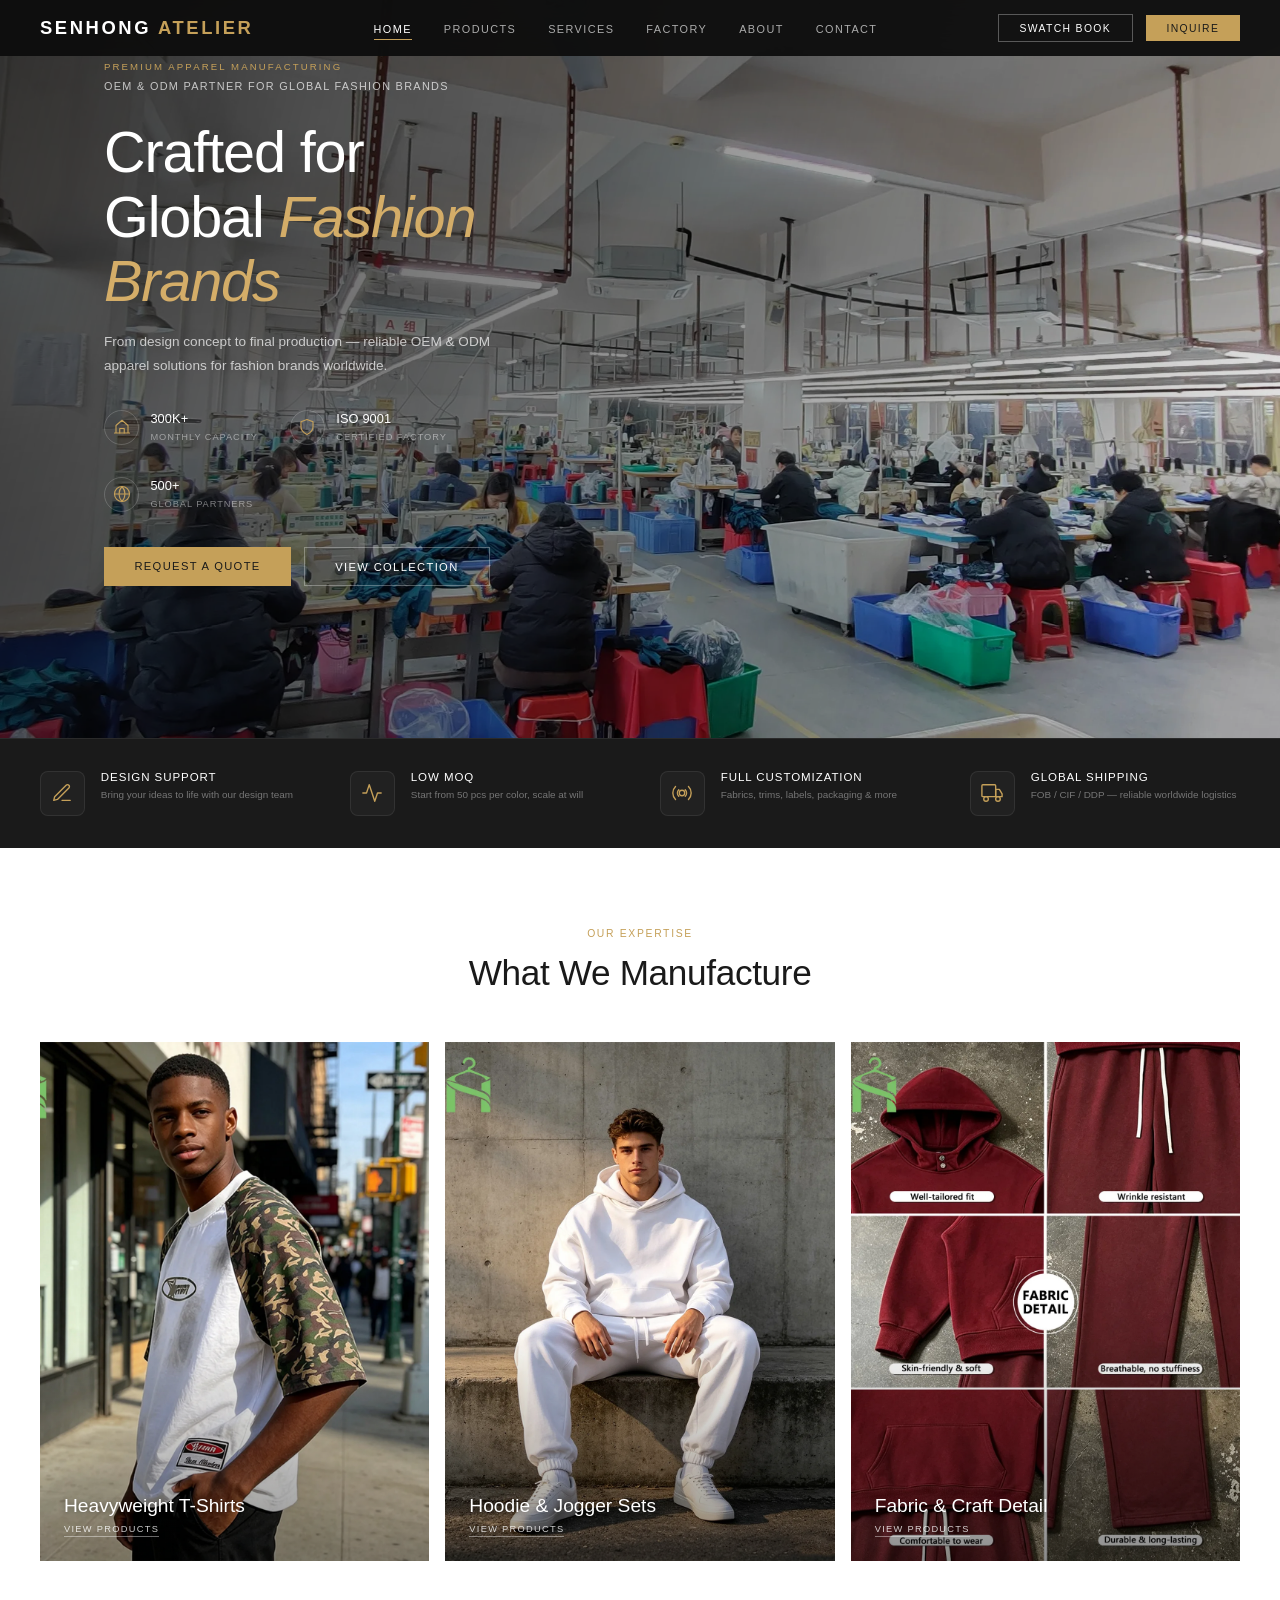
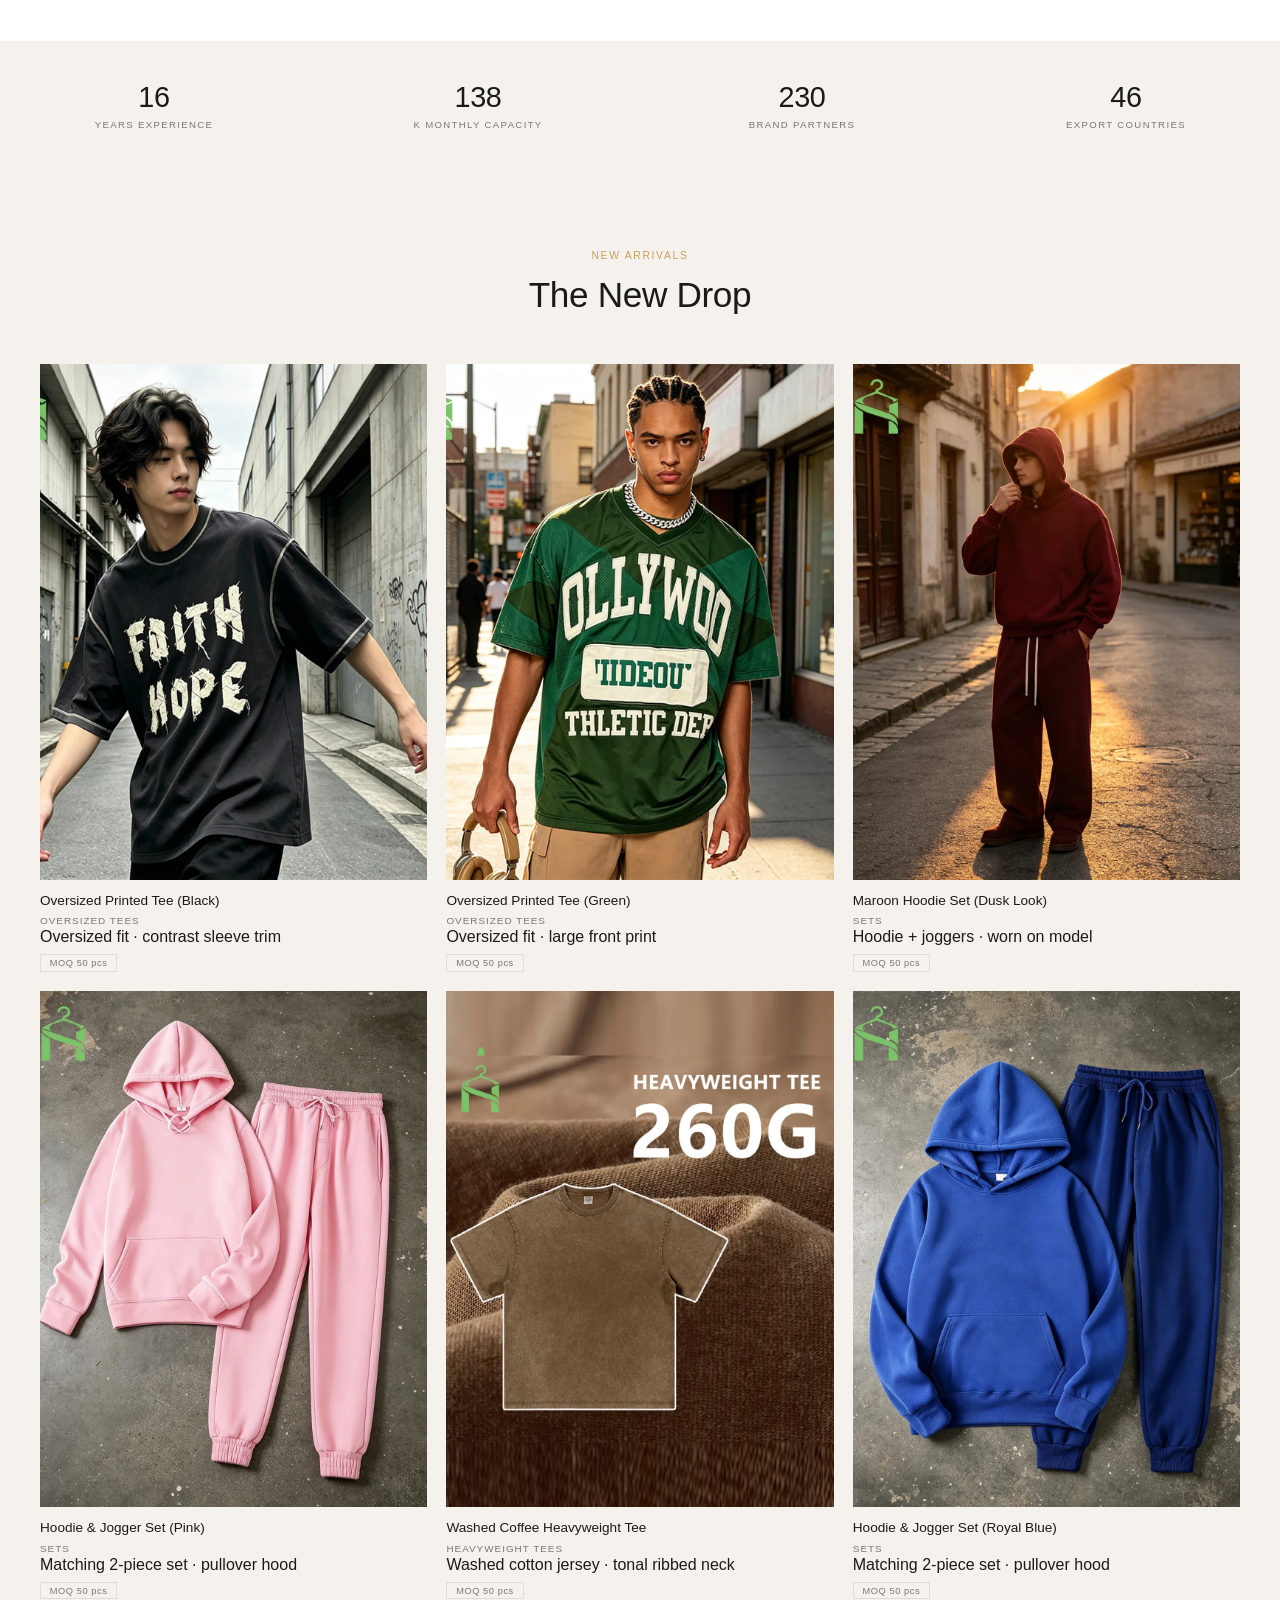
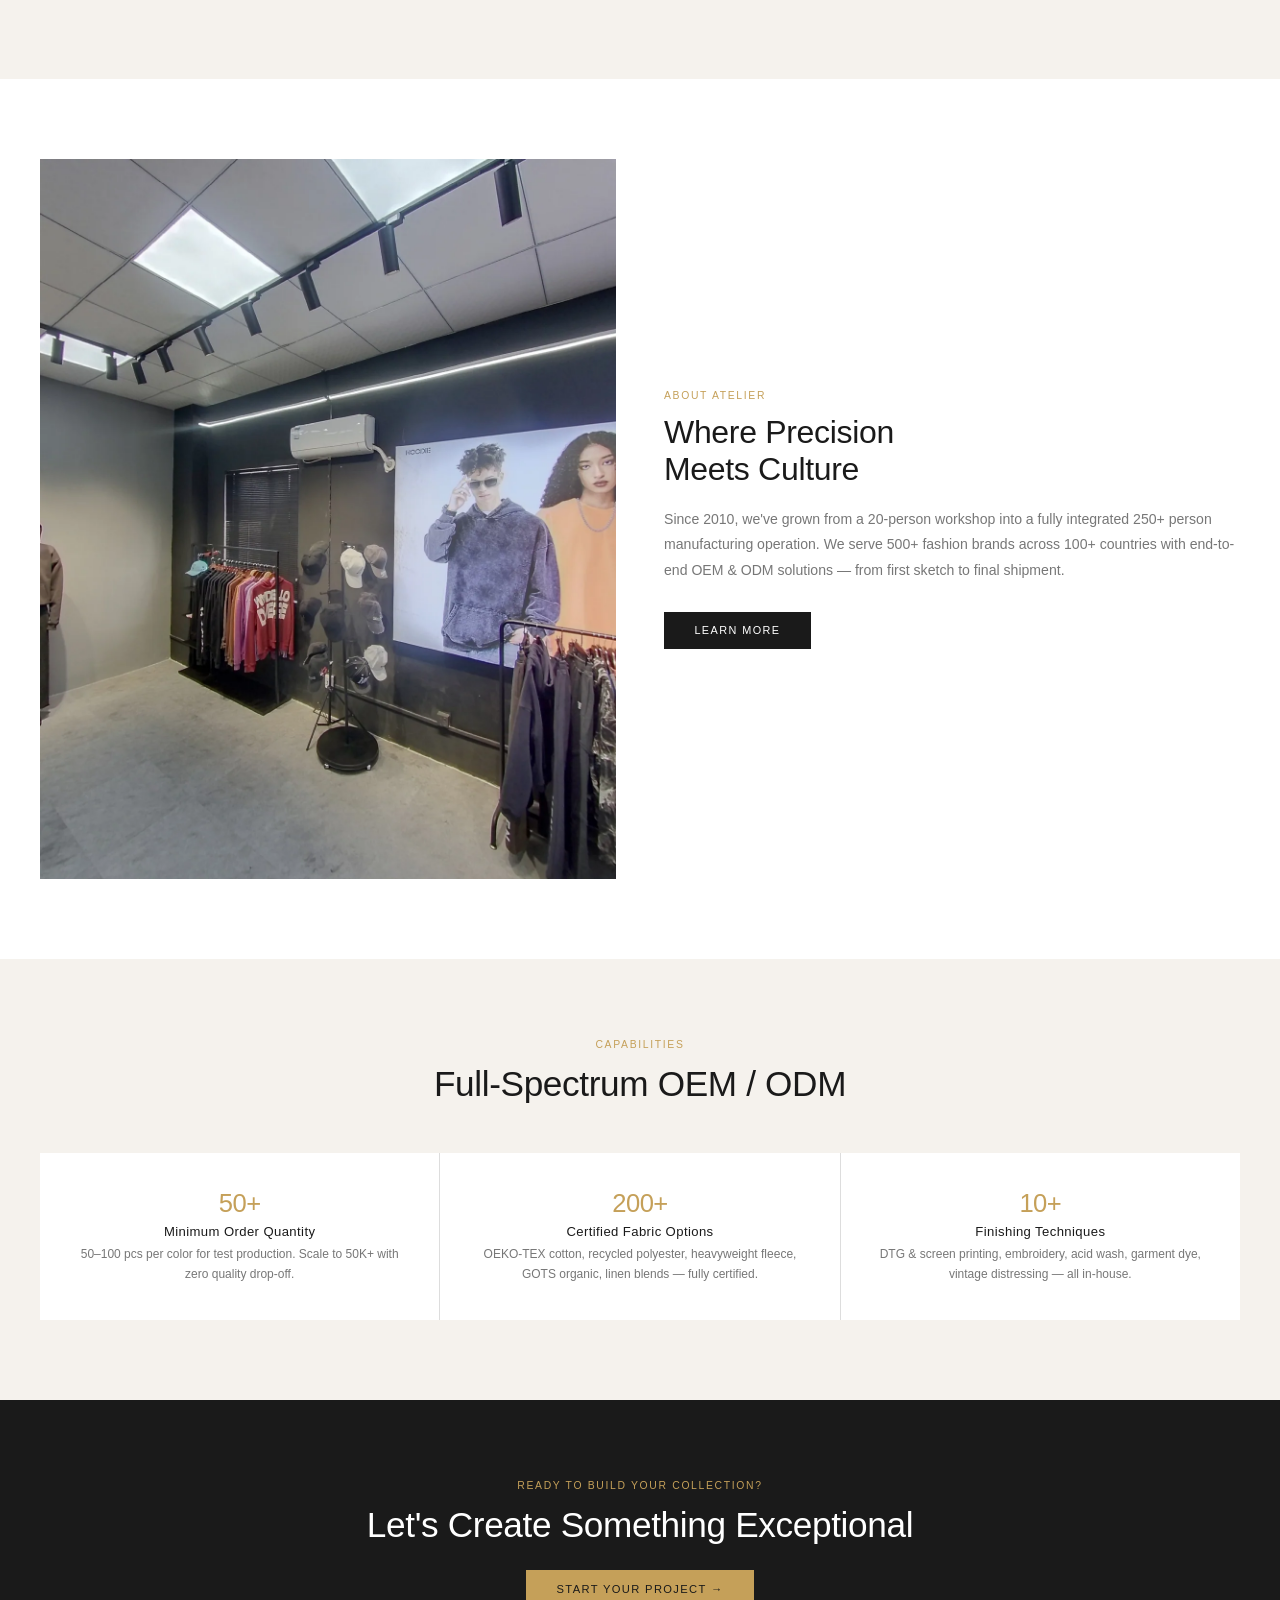
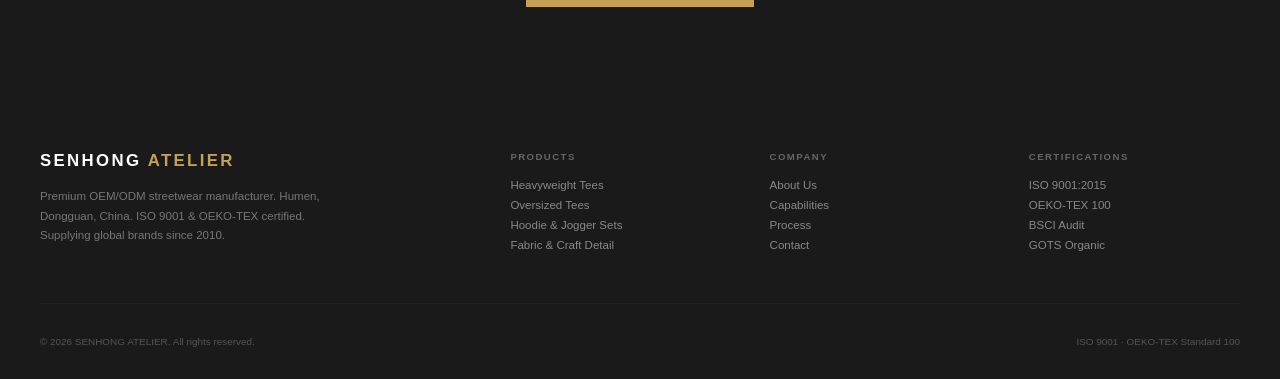
<file: index.html>
<!DOCTYPE html>
<html lang="en">
<head>
<meta charset="UTF-8"><meta name="viewport" content="width=device-width,initial-scale=1.0">
<title>SENHONG ATELIER | Custom Heavyweight T-Shirt &amp; Hoodie Manufacturer</title>
<link rel="stylesheet" href="css/style.css">
<link rel="icon" href="favicon.ico" sizes="any">
<link rel="icon" type="image/png" href="images/favicon-32.png">
<link rel="apple-touch-icon" href="images/apple-touch-icon.png">
<meta name="description" content="Custom heavyweight T-shirt and hoodie manufacturer in Humen, Dongguan, China. 50 pcs MOQ, 240-320 GSM tees, 380-500 GSM fleece sets, print, embroidery and wash programmes in-house.">
<link rel="canonical" href="https://senhongatelier.com/">
<meta property="og:type" content="website">
<meta property="og:site_name" content="SENHONG ATELIER">
<meta property="og:title" content="SENHONG ATELIER | Custom Heavyweight T-Shirt &amp; Hoodie Manufacturer">
<meta property="og:description" content="Custom heavyweight T-shirt and hoodie manufacturer in Humen, Dongguan, China. 50 pcs MOQ, 240-320 GSM tees, 380-500 GSM fleece sets, print, embroidery and wash programmes in-house.">
<meta property="og:image" content="https://senhongatelier.com/images/og-share.webp">
<meta property="og:url" content="https://senhongatelier.com/">
<meta name="twitter:card" content="summary_large_image">
</head>
<body>

<nav class="nav">
  <a href="index.html" class="logo">SENHONG<span> ATELIER</span></a>
  <ul class="nav-menu">
    <li><a href="index.html" class="active">Home</a></li>
    <li><a href="products.html">Products</a></li>
    <li><a href="services.html">Services</a></li>
    <li><a href="factory.html">Factory</a></li>
    <li><a href="about.html">About</a></li>
    <li><a href="contact.html">Contact</a></li>
  </ul>
  <div class="nav-right">
    <a href="contact.html" class="btn-sm ghost">Swatch Book</a>
    <a href="contact.html" class="btn-sm solid">Inquire</a>
  </div>
  <button class="hamburger" id="hbg">&#9776;</button>
</nav>
<div class="mobile-overlay" id="mob">
  <button class="mobile-close" id="mobClose">&#10005;</button>
  <a href="index.html">Home</a><a href="products.html">Products</a><a href="about.html">About</a><a href="contact.html">Contact</a>
</div>

<!-- ===== HERO ===== -->
<section class="hero">
  <div class="hero-bg" style="background-image:url(images/site-hero.webp)"></div>
  <div class="hero-overlay"></div>
  <div class="hero-content">
    <span class="hero-badge">PREMIUM APPAREL MANUFACTURING</span>
    <span class="hero-badge2">OEM &amp; ODM PARTNER FOR GLOBAL FASHION BRANDS</span>
    <h1 class="hero-h1">Crafted for<br>Global <em>Fashion Brands</em></h1>
    <p class="hero-desc">From design concept to final production — reliable OEM &amp; ODM apparel solutions for fashion brands worldwide.</p>
    <div class="hero-stats">
      <div class="hero-stat">
        <div class="stat-icon">
          <svg width="18" height="18" viewBox="0 0 24 24" fill="none" stroke="currentColor" stroke-width="1.5" stroke-linecap="round" stroke-linejoin="round"><path d="M2 20h20M4 20V10l8-7 8 7v10"/><path d="M9 20v-6h6v6"/></svg>
        </div>
        <div><strong>300K+</strong><span>Monthly Capacity</span></div>
      </div>
      <div class="hero-stat">
        <div class="stat-icon">
          <svg width="18" height="18" viewBox="0 0 24 24" fill="none" stroke="currentColor" stroke-width="1.5" stroke-linecap="round" stroke-linejoin="round"><path d="M12 22s8-4 8-10V5l-8-3-8 3v7c0 6 8 10 8 10z"/></svg>
        </div>
        <div><strong>ISO 9001</strong><span>Certified Factory</span></div>
      </div>
      <div class="hero-stat">
        <div class="stat-icon">
          <svg width="18" height="18" viewBox="0 0 24 24" fill="none" stroke="currentColor" stroke-width="1.5" stroke-linecap="round" stroke-linejoin="round"><circle cx="12" cy="12" r="10"/><path d="M2 12h20M12 2a15.3 15.3 0 0 1 4 10 15.3 15.3 0 0 1-4 10 15.3 15.3 0 0 1-4-10 15.3 15.3 0 0 1 4-10z"/></svg>
        </div>
        <div><strong>500+</strong><span>Global Partners</span></div>
      </div>
    </div>
    <div class="hero-btns">
      <a href="contact.html" class="btn-gold">Request a Quote</a>
      <a href="products.html" class="btn-outline-gold">View Collection</a>
    </div>
  </div>
</section>

<!-- ===== SERVICE BAR ===== -->
<div class="svc-bar">
  <div class="svc-grid">
    <div class="svc-item">
      <div class="svc-icon">
        <svg width="22" height="22" viewBox="0 0 24 24" fill="none" stroke="currentColor" stroke-width="1.5" stroke-linecap="round" stroke-linejoin="round"><path d="M12 20h9"/><path d="M16.5 3.5a2.121 2.121 0 0 1 3 3L7 19l-4 1 1-4L16.5 3.5z"/></svg>
      </div>
      <div><h4>Design Support</h4><p>Bring your ideas to life with our design team</p></div>
    </div>
    <div class="svc-item">
      <div class="svc-icon">
        <svg width="22" height="22" viewBox="0 0 24 24" fill="none" stroke="currentColor" stroke-width="1.5" stroke-linecap="round" stroke-linejoin="round"><polyline points="22 12 18 12 15 21 9 3 6 12 2 12"/></svg>
      </div>
      <div><h4>Low MOQ</h4><p>Start from 50 pcs per color, scale at will</p></div>
    </div>
    <div class="svc-item">
      <div class="svc-icon">
        <svg width="22" height="22" viewBox="0 0 24 24" fill="none" stroke="currentColor" stroke-width="1.5" stroke-linecap="round" stroke-linejoin="round"><circle cx="12" cy="12" r="3"/><path d="M19.07 4.93a10 10 0 0 1 0 14.14M4.93 4.93a10 10 0 0 0 0 14.14"/><path d="M15.54 8.46a5 5 0 0 1 0 7.07M8.46 8.46a5 5 0 0 0 0 7.07"/></svg>
      </div>
      <div><h4>Full Customization</h4><p>Fabrics, trims, labels, packaging &amp; more</p></div>
    </div>
    <div class="svc-item">
      <div class="svc-icon">
        <svg width="22" height="22" viewBox="0 0 24 24" fill="none" stroke="currentColor" stroke-width="1.5" stroke-linecap="round" stroke-linejoin="round"><rect x="1" y="3" width="15" height="13" rx="1"/><path d="M16 8h4l3 5v3h-7V8z"/><circle cx="5.5" cy="18.5" r="2.5"/><circle cx="18.5" cy="18.5" r="2.5"/></svg>
      </div>
      <div><h4>Global Shipping</h4><p>FOB / CIF / DDP — reliable worldwide logistics</p></div>
    </div>
  </div>
</div>

<!-- ===== CATEGORIES ===== -->
<section>
  <div class="container">
    <div class="sec-head rv"><span class="eyebrow">Our Expertise</span><h2 class="sec-title">What We Manufacture</h2></div>
    <div class="cat-grid2">
      <a href="products.html" class="cat-card rv d1">
        <img src="images/cat-tees.webp" alt="Heavyweight T-shirts" loading="lazy">
        <div class="cat-overlay"></div>
        <div class="cat-label"><h3>Heavyweight T-Shirts</h3><span>View Products</span></div>
      </a>
      <a href="products.html" class="cat-card rv d2">
        <img src="images/cat-hoodies.webp" alt="Hoodie and jogger sets" loading="lazy">
        <div class="cat-overlay"></div>
        <div class="cat-label"><h3>Hoodie &amp; Jogger Sets</h3><span>View Products</span></div>
      </a>
      <a href="products.html" class="cat-card rv d3">
        <img src="images/cat-craft.webp" alt="Fabric and craft detail" loading="lazy">
        <div class="cat-overlay"></div>
        <div class="cat-label"><h3>Fabric &amp; Craft Detail</h3><span>View Products</span></div>
      </a>
    </div>
  </div>
</section>

<!-- ===== STATS ===== -->
<div class="stats-full"><div class="container" id="statsBar">
  <div class="rv"><div class="stat-n" data-t="16">0</div><div class="stat-l">Years Experience</div></div>
  <div class="rv d1"><div class="stat-n" data-t="300">0</div><div class="stat-l">K Monthly Capacity</div></div>
  <div class="rv d2"><div class="stat-n" data-t="500">0</div><div class="stat-l">Brand Partners</div></div>
  <div class="rv d3"><div class="stat-n" data-t="100">0</div><div class="stat-l">Export Countries</div></div>
</div></div>

<!-- ===== PRODUCTS ===== -->
<section style="background:var(--cream)">
  <div class="container">
    <div class="sec-head rv"><span class="eyebrow">New Arrivals</span><h2 class="sec-title">The New Drop</h2></div>
    <div data-featured class="prod-grid">
      <a href="contact.html" class="prod-card rv d1"><div class="prod-img-wrap"><img class="prod-img" src="images/home-01.webp" alt="Washed Black Graphic Tee" loading="lazy"></div><div class="prod-info"><h4>Washed Black Graphic Tee</h4><span class="prod-cat">T-Shirts</span><span class="prod-moq">MOQ 50 pcs</span></div></a>
      <a href="contact.html" class="prod-card rv d2"><div class="prod-img-wrap"><img class="prod-img" src="images/home-02.webp" alt="Graphic Print Tee (Black)" loading="lazy"></div><div class="prod-info"><h4>Graphic Print Tee (Black)</h4><span class="prod-cat">T-Shirts</span><span class="prod-moq">MOQ 50 pcs</span></div></a>
      <a href="contact.html" class="prod-card rv d3"><div class="prod-img-wrap"><img class="prod-img" src="images/home-03.webp" alt="Olive Hoodie & Jogger Set" loading="lazy"></div><div class="prod-info"><h4>Olive Hoodie & Jogger Set</h4><span class="prod-cat">Hoodies</span><span class="prod-moq">MOQ 50 pcs</span></div></a>
      <a href="contact.html" class="prod-card rv d4"><div class="prod-img-wrap"><img class="prod-img" src="images/home-04.webp" alt="Brown Hoodie & Jogger Set" loading="lazy"></div><div class="prod-info"><h4>Brown Hoodie & Jogger Set</h4><span class="prod-cat">Hoodies</span><span class="prod-moq">MOQ 50 pcs</span></div></a>
      <a href="contact.html" class="prod-card rv d5"><div class="prod-img-wrap"><img class="prod-img" src="images/home-05.webp" alt="Heavyweight Graphic Tee (Black)" loading="lazy"></div><div class="prod-info"><h4>Heavyweight Graphic Tee (Black)</h4><span class="prod-cat">T-Shirts</span><span class="prod-moq">MOQ 50 pcs</span></div></a>
      <a href="contact.html" class="prod-card rv d6"><div class="prod-img-wrap"><img class="prod-img" src="images/home-06.webp" alt="Grey Hoodie & Jogger Set" loading="lazy"></div><div class="prod-info"><h4>Grey Hoodie & Jogger Set</h4><span class="prod-cat">Hoodies</span><span class="prod-moq">MOQ 50 pcs</span></div></a>
    </div>
  </div>
</section>

<!-- ===== ABOUT ===== -->
<section>
  <div class="container">
    <div class="about-split">
      <div class="about-img rvl" style="background-image:url(images/site-showroom.webp)"></div>
      <div class="about-copy rvr">
        <span class="eyebrow">About Atelier</span>
        <h2>Where Precision<br>Meets Culture</h2>
        <p>Since 2010, we've grown from a 20-person workshop into a fully integrated 250+ person manufacturing operation. We serve 500+ fashion brands across 100+ countries with end-to-end OEM &amp; ODM solutions — from first sketch to final shipment.</p>
        <a href="about.html" class="btn-dark">Learn More</a>
      </div>
    </div>
  </div>
</section>

<!-- ===== CAPABILITIES ===== -->
<section style="background:var(--cream)">
  <div class="container">
    <div class="sec-head rv"><span class="eyebrow">Capabilities</span><h2 class="sec-title">Full-Spectrum OEM / ODM</h2></div>
    <div class="cap-grid">
      <div class="cap-item rv d1"><div class="cap-num">50+</div><h4>Minimum Order Quantity</h4><p>50–100 pcs per color for test production. Scale to 50K+ with zero quality drop-off.</p></div>
      <div class="cap-item rv d2"><div class="cap-num">200+</div><h4>Certified Fabric Options</h4><p>OEKO-TEX cotton, recycled polyester, heavyweight fleece, GOTS organic, linen blends — fully certified.</p></div>
      <div class="cap-item rv d3"><div class="cap-num">10+</div><h4>Finishing Techniques</h4><p>DTG &amp; screen printing, embroidery, acid wash, garment dye, vintage distressing — all in-house.</p></div>
    </div>
  </div>
</section>

<!-- ===== CTA ===== -->
<section style="background:var(--dark);text-align:center">
  <div class="container" style="max-width:640px"><div class="rv">
    <span class="eyebrow">Ready to Build Your Collection?</span>
    <h2 class="sec-title" style="color:#fff;margin-bottom:1.5rem">Let's Create Something Exceptional</h2>
    <a href="contact.html" class="btn-gold">Start Your Project &rarr;</a>
  </div></div>
</section>

<!-- ===== FOOTER ===== -->
<footer>
  <div class="ft-grid">
    <div class="ft-brand"><h3>SENHONG<span> ATELIER</span></h3><p>Premium OEM/ODM apparel manufacturer. Humen, Dongguan, China. ISO 9001 &amp; OEKO-TEX certified. Supplying global fashion brands since 2010.</p></div>
    <div class="ft-col"><h4>Products</h4><a href="products.html">Heavyweight Tees</a><a href="products.html">Oversized Tees</a><a href="products.html">Hoodie &amp; Jogger Sets</a><a href="products.html">Fabric &amp; Craft Detail</a></div>
    <div class="ft-col"><h4>Company</h4><a href="about.html">About Us</a><a href="about.html">Capabilities</a><a href="about.html">Process</a><a href="contact.html">Contact</a></div>
    <div class="ft-col"><h4>Certifications</h4><a href="#">ISO 9001:2015</a><a href="#">OEKO-TEX 100</a><a href="#">BSCI Audit</a><a href="#">GOTS Organic</a></div>
  </div>
  <div class="ft-bot"><span>&copy; 2026 SENHONG ATELIER. All rights reserved.</span><span>ISO 9001 &middot; OEKO-TEX Standard 100</span></div>
</footer>

<script src="js/main.js"></script>
<script src="data/site-data.js"></script>
<script src="js/site-render.js"></script>
</body>
</html>
</file>
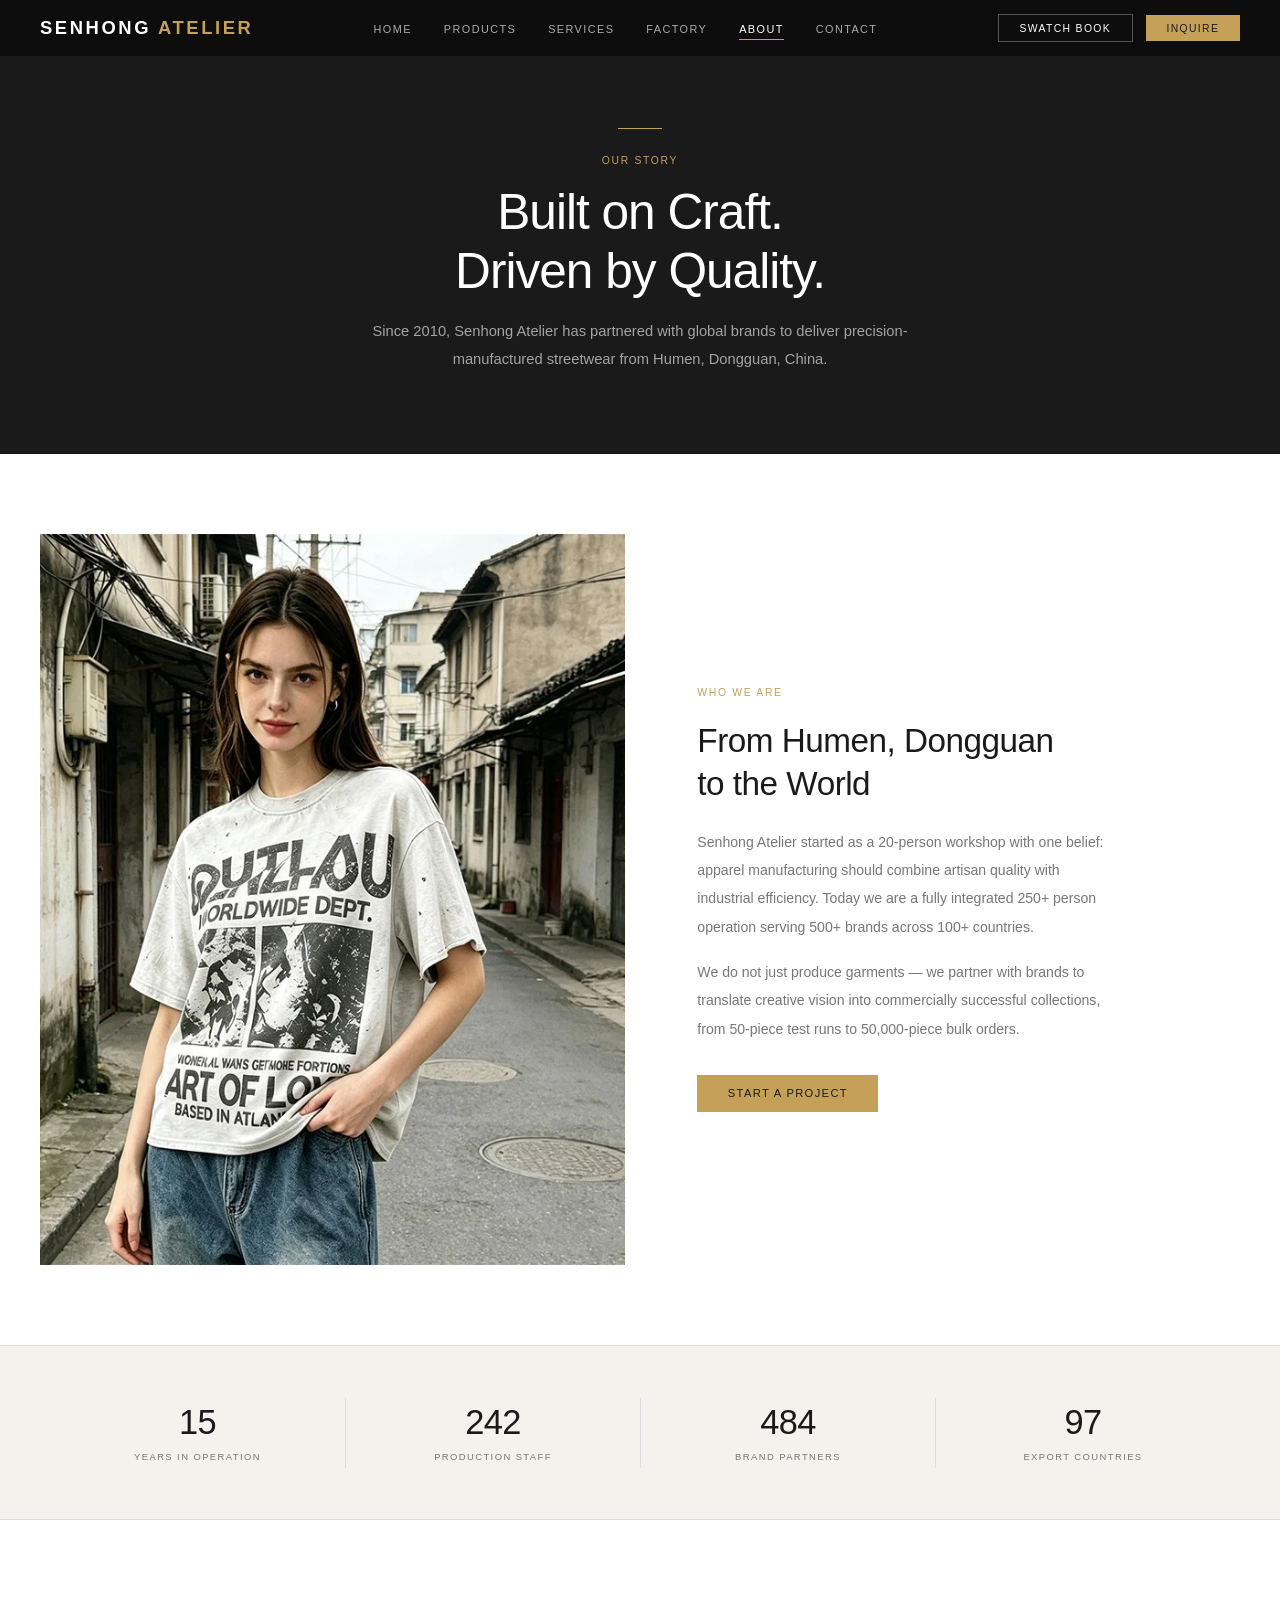
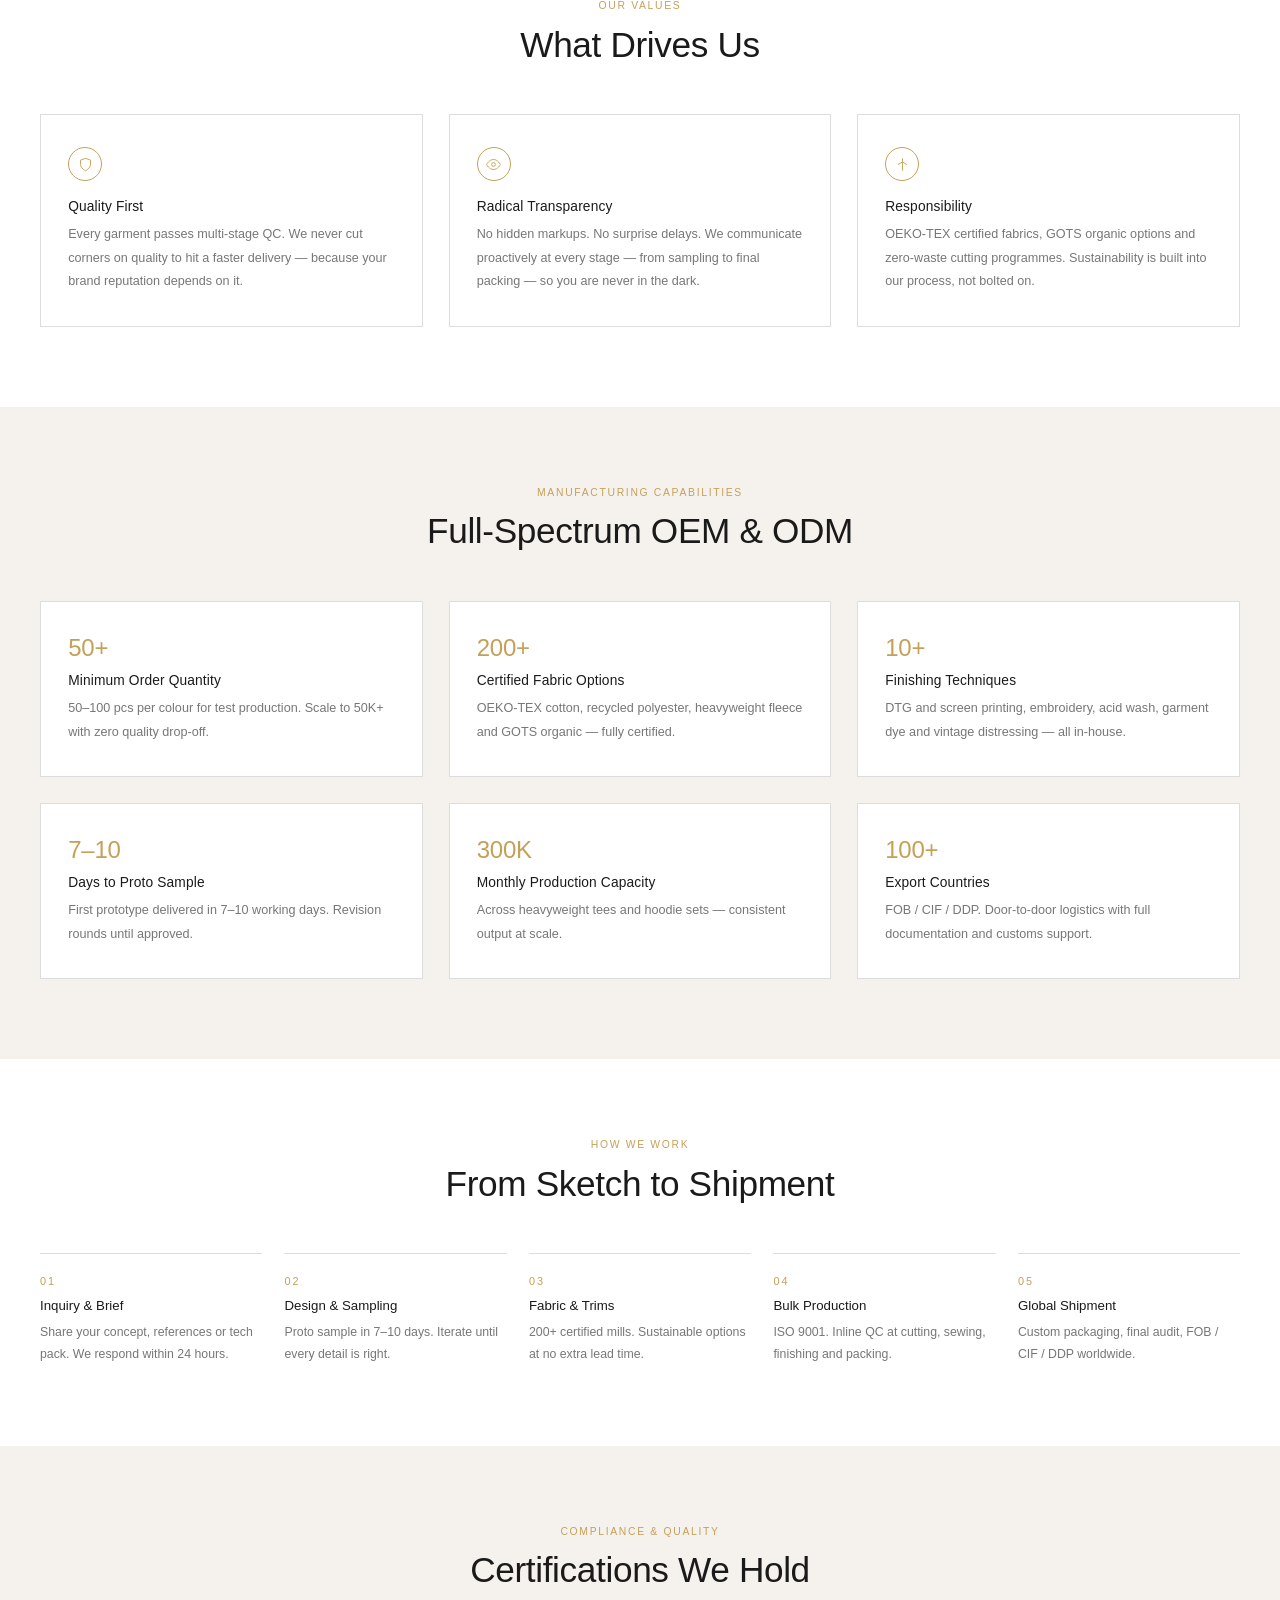
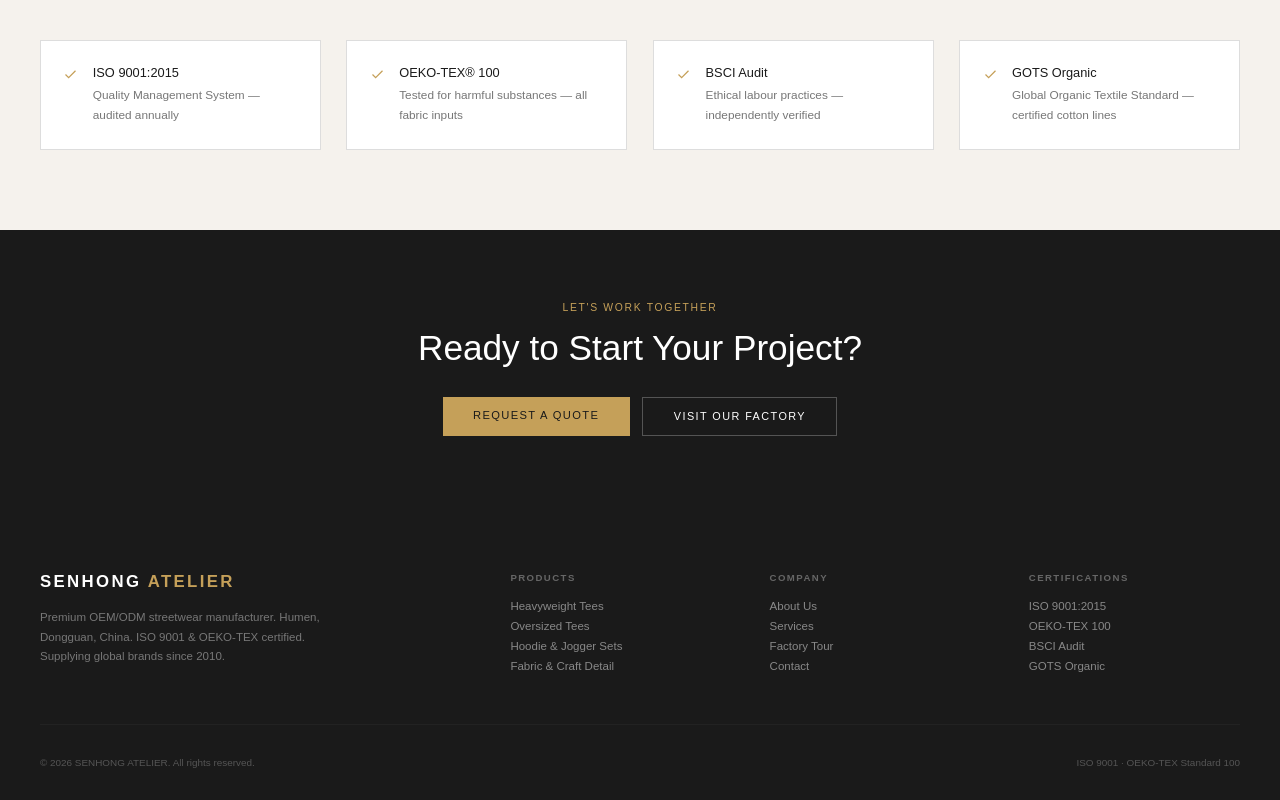
<file: about.html>
<!DOCTYPE html>
<html lang="en">
<head>
<meta charset="UTF-8"><meta name="viewport" content="width=device-width,initial-scale=1.0">
<title>About Us — SENHONG ATELIER</title>
<meta name="description" content="Senhong Atelier is a heavyweight streetwear manufacturer in Humen, Dongguan, China — 250+ staff, 300K monthly capacity, ISO 9001 and OEKO-TEX certified since 2010.">
<link rel="canonical" href="https://senhongatelier.com/about.html">
<meta property="og:type" content="website">
<meta property="og:site_name" content="SENHONG ATELIER">
<meta property="og:title" content="About Us — SENHONG ATELIER">
<meta property="og:description" content="A heavyweight streetwear manufacturer in Humen, Dongguan, China. ISO 9001 and OEKO-TEX certified since 2010.">
<meta property="og:image" content="https://senhongatelier.com/images/about-model.webp">
<meta property="og:url" content="https://senhongatelier.com/about.html">
<meta name="twitter:card" content="summary_large_image">
<link rel="icon" href="favicon.ico" sizes="any">
<link rel="icon" type="image/png" href="images/favicon-32.png">
<link rel="apple-touch-icon" href="images/apple-touch-icon.png">
<link rel="stylesheet" href="css/style.css">
<style>
/* ---------- About page ---------- */
.ab-hero{background:var(--dark);color:#fff;text-align:center;padding:8rem 2.5rem 5rem}
.ab-hero .rule{width:44px;height:1px;background:var(--gold);margin:0 auto 1.6rem}
.ab-hero .eyebrow{color:var(--gold);margin-bottom:1.1rem;display:block}
.ab-hero h1{font-size:clamp(2rem,4.2vw,3.1rem);font-weight:300;letter-spacing:-.02em;line-height:1.18;margin-bottom:1.1rem}
.ab-hero p{font-size:.92rem;color:rgba(255,255,255,.6);max-width:620px;margin:0 auto;line-height:1.9}

.ab-split{display:grid;grid-template-columns:1fr 1.05fr;align-items:stretch}
.ab-media{position:relative;overflow:hidden;background:var(--sand);min-height:520px}
.ab-media img{width:100%;height:100%;object-fit:cover;object-position:center 28%;display:block}
.ab-copy{padding:5rem 4.5rem;display:flex;flex-direction:column;justify-content:center;max-width:720px}
.ab-copy h2{font-size:clamp(1.5rem,2.6vw,2.1rem);font-weight:300;letter-spacing:-.015em;line-height:1.3;margin:.5rem 0 1.4rem}
.ab-copy p{font-size:.88rem;line-height:2;color:var(--gray);margin-bottom:1.1rem;max-width:52ch}
.ab-copy .btn-gold{margin-top:.9rem;align-self:flex-start}

.ab-stats{background:var(--cream);border-top:1px solid var(--border);border-bottom:1px solid var(--border);padding:3.2rem 2.5rem}
.ab-stats-in{max-width:1180px;margin:0 auto;display:grid;grid-template-columns:repeat(4,1fr)}
.ab-stat{text-align:center;padding:.4rem 1rem;border-left:1px solid var(--border)}
.ab-stat:first-child{border-left:0}
.ab-stat b{display:block;font-size:2.15rem;font-weight:300;letter-spacing:-.02em;line-height:1.1}
.ab-stat span{display:block;font-size:.59rem;text-transform:uppercase;letter-spacing:.15em;color:var(--gray);margin-top:.55rem}

.ab-sec{padding:5rem 2.5rem}
.ab-sec--cream{background:var(--cream)}
.ab-grid3{display:grid;grid-template-columns:repeat(3,1fr);gap:1.6rem}
.ab-grid6{display:grid;grid-template-columns:repeat(3,1fr);gap:1.6rem}
.ab-grid5{display:grid;grid-template-columns:repeat(5,1fr);gap:1.4rem}
.ab-grid4{display:grid;grid-template-columns:repeat(4,1fr);gap:1.6rem}

.ab-card{background:#fff;border:1px solid var(--border);padding:2rem 1.7rem;height:100%;display:flex;flex-direction:column}
.ab-card .ic{width:34px;height:34px;border-radius:50%;border:1px solid var(--gold);display:flex;align-items:center;justify-content:center;color:var(--gold);margin-bottom:1.1rem}
.ab-card h4{font-size:.86rem;font-weight:500;letter-spacing:.01em;margin-bottom:.6rem}
.ab-card p{font-size:.79rem;line-height:1.85;color:var(--gray);margin:0}
.ab-num{font-size:1.5rem;font-weight:300;color:var(--gold);letter-spacing:-.01em;margin-bottom:.7rem;display:block}
.ab-step{border-top:1px solid var(--border);padding-top:1.3rem}
.ab-step .n{font-size:.68rem;letter-spacing:.18em;color:var(--gold);display:block;margin-bottom:.7rem}
.ab-step h4{font-size:.83rem;font-weight:500;margin-bottom:.5rem}
.ab-step p{font-size:.77rem;line-height:1.8;color:var(--gray);margin:0}
.ab-cert{display:flex;gap:.9rem;align-items:flex-start;background:#fff;border:1px solid var(--border);padding:1.5rem 1.4rem;height:100%}
.ab-cert .tick{color:var(--gold);flex-shrink:0;margin-top:.15rem}
.ab-cert h4{font-size:.8rem;font-weight:500;margin-bottom:.35rem}
.ab-cert p{font-size:.74rem;color:var(--gray);line-height:1.7;margin:0}
.ab-cta{background:var(--dark);color:#fff;text-align:center;padding:4.5rem 2.5rem}
.ab-cta .eyebrow{color:var(--gold);display:block;margin-bottom:.9rem}
.ab-cta h2{font-size:clamp(1.6rem,3vw,2.2rem);font-weight:300;margin-bottom:1.8rem}
.ab-cta .row{display:flex;gap:.8rem;justify-content:center;flex-wrap:wrap}
.ab-cta .ghost{border:1px solid rgba(255,255,255,.25);color:#fff;padding:.8rem 1.9rem;font-size:.68rem;text-transform:uppercase;letter-spacing:.13em;text-decoration:none}
.ab-cta .ghost:hover{border-color:var(--gold);color:var(--gold)}

@media(max-width:1000px){
  .ab-split{grid-template-columns:1fr}
  .ab-media{min-height:380px}
  .ab-copy{padding:3.2rem 1.6rem;max-width:none}
  .ab-grid6,.ab-grid3{grid-template-columns:1fr 1fr}
  .ab-grid5{grid-template-columns:1fr 1fr 1fr}
  .ab-grid4{grid-template-columns:1fr 1fr}
  .ab-sec{padding:3.6rem 1.4rem}
  .ab-hero{padding:6.5rem 1.4rem 3.6rem}
}
@media(max-width:640px){
  .ab-grid6,.ab-grid3,.ab-grid5,.ab-grid4{grid-template-columns:1fr}
  .ab-stats{padding:2.4rem 1rem}
  .ab-stats-in{grid-template-columns:1fr 1fr;row-gap:1.8rem}
  .ab-stat{border-left:0}
  .ab-stat:nth-child(2n){border-left:1px solid var(--border)}
  .ab-media{min-height:300px}
}
</style>
</head>
<body>

<nav class="nav">
  <a href="index.html" class="logo">SENHONG<span> ATELIER</span></a>
  <ul class="nav-menu">
    <li><a href="index.html">Home</a></li>
    <li><a href="products.html">Products</a></li>
    <li><a href="services.html">Services</a></li>
    <li><a href="factory.html">Factory</a></li>
    <li><a href="about.html" class="active">About</a></li>
    <li><a href="contact.html">Contact</a></li>
  </ul>
  <div class="nav-right">
    <a href="contact.html" class="btn-sm ghost">Swatch Book</a>
    <a href="contact.html" class="btn-sm solid">Inquire</a>
  </div>
  <button class="hamburger" id="hbg">&#9776;</button>
</nav>
<div class="mobile-overlay" id="mob">
  <button class="mobile-close" id="mobClose">&#10005;</button>
  <a href="index.html" onclick="closeMob()">Home</a>
  <a href="products.html" onclick="closeMob()">Products</a>
  <a href="services.html" onclick="closeMob()">Services</a>
  <a href="factory.html" onclick="closeMob()">Factory</a>
  <a href="about.html" onclick="closeMob()">About</a>
  <a href="contact.html" onclick="closeMob()">Contact</a>
</div>

<section class="ab-hero">
  <div class="container">
    <div class="rule"></div>
    <span class="eyebrow" data-ab="hero.eyebrow">Our Story</span>
    <h1 data-ab-html="hero.title">Built on Craft.<br>Driven by Quality.</h1>
    <p data-ab="hero.lede">Since 2010, Senhong Atelier has partnered with global brands to deliver precision-manufactured streetwear from Humen, Dongguan, China.</p>
  </div>
</section>

<section class="ab-split">
  <div class="ab-media rvl">
    <img id="abImage" src="images/about-model.webp" alt="Model wearing a washed heavyweight graphic tee from our sample collection">
  </div>
  <div class="ab-copy">
    <span class="eyebrow" data-ab="who.eyebrow">Who We Are</span>
    <h2 data-ab-html="who.title">From Humen, Dongguan<br>to the World</h2>
    <div data-ab-paras>
      <p>Senhong Atelier started as a 20-person workshop with one belief: apparel manufacturing should combine artisan quality with industrial efficiency. Today we are a fully integrated 250+ person operation serving 500+ brands across 100+ countries.</p>
      <p>We do not just produce garments — we partner with brands to translate creative vision into commercially successful collections, from 50-piece test runs to 50,000-piece bulk orders.</p>
    </div>
    <a class="btn-gold" href="contact.html" data-ab-cta>Start a Project</a>
  </div>
</section>

<div class="ab-stats">
  <div class="ab-stats-in" data-ab-stats>
    <div class="ab-stat"><b data-count="16">16</b><span>Years in Operation</span></div>
    <div class="ab-stat"><b data-count="250">250</b><span>Production Staff</span></div>
    <div class="ab-stat"><b data-count="500">500</b><span>Brand Partners</span></div>
    <div class="ab-stat"><b data-count="100">100</b><span>Export Countries</span></div>
  </div>
</div>

<section class="ab-sec">
  <div class="container">
    <div class="sec-head rv"><span class="eyebrow" data-ab="values.eyebrow">Our Values</span><h2 class="sec-title" data-ab="values.title">What Drives Us</h2></div>
    <div class="ab-grid3" data-ab-values>
      <div class="ab-card"><div class="ic"><svg width="15" height="15" viewBox="0 0 24 24" fill="none" stroke="currentColor" stroke-width="1.5"><path d="M12 22s8-4 8-10V5l-8-3-8 3v7c0 6 8 10 8 10z"/></svg></div><h4>Quality First</h4><p>Every garment passes multi-stage QC. We never cut corners on quality to hit a faster delivery — because your brand reputation depends on it.</p></div>
      <div class="ab-card"><div class="ic"><svg width="15" height="15" viewBox="0 0 24 24" fill="none" stroke="currentColor" stroke-width="1.5"><path d="M1 12s4-8 11-8 11 8 11 8-4 8-11 8S1 12 1 12z"/><circle cx="12" cy="12" r="3"/></svg></div><h4>Radical Transparency</h4><p>No hidden markups. No surprise delays. We communicate proactively at every stage — from sampling to final packing — so you are never in the dark.</p></div>
      <div class="ab-card"><div class="ic"><svg width="15" height="15" viewBox="0 0 24 24" fill="none" stroke="currentColor" stroke-width="1.5"><path d="M12 22V8M5 12l7-4 7 4M12 8V2"/></svg></div><h4>Responsibility</h4><p>OEKO-TEX certified fabrics, GOTS organic options and zero-waste cutting programmes. Sustainability is built into our process, not bolted on.</p></div>
    </div>
  </div>
</section>

<section class="ab-sec ab-sec--cream">
  <div class="container">
    <div class="sec-head rv"><span class="eyebrow" data-ab="capabilities.eyebrow">Manufacturing Capabilities</span><h2 class="sec-title" data-ab="capabilities.title">Full-Spectrum OEM &amp; ODM</h2></div>
    <div class="ab-grid6" data-ab-caps>
      <div class="ab-card"><span class="ab-num">50+</span><h4>Minimum Order Quantity</h4><p>50–100 pcs per colour for test production. Scale to 50K+ with zero quality drop-off.</p></div>
      <div class="ab-card"><span class="ab-num">200+</span><h4>Certified Fabric Options</h4><p>OEKO-TEX cotton, recycled polyester, heavyweight fleece and GOTS organic — fully certified.</p></div>
      <div class="ab-card"><span class="ab-num">10+</span><h4>Finishing Techniques</h4><p>DTG and screen printing, embroidery, acid wash, garment dye and vintage distressing — all in-house.</p></div>
      <div class="ab-card"><span class="ab-num">7–10</span><h4>Days to Proto Sample</h4><p>First prototype delivered in 7–10 working days. Revision rounds until approved.</p></div>
      <div class="ab-card"><span class="ab-num">300K</span><h4>Monthly Production Capacity</h4><p>Across heavyweight tees and hoodie sets — consistent output at scale.</p></div>
      <div class="ab-card"><span class="ab-num">100+</span><h4>Export Countries</h4><p>FOB / CIF / DDP. Door-to-door logistics with full documentation and customs support.</p></div>
    </div>
  </div>
</section>

<section class="ab-sec">
  <div class="container">
    <div class="sec-head rv"><span class="eyebrow" data-ab="process.eyebrow">How We Work</span><h2 class="sec-title" data-ab="process.title">From Sketch to Shipment</h2></div>
    <div class="ab-grid5" data-ab-process>
      <div class="ab-step"><span class="n">01</span><h4>Inquiry &amp; Brief</h4><p>Share your concept, references or tech pack. We respond within 24 hours.</p></div>
      <div class="ab-step"><span class="n">02</span><h4>Design &amp; Sampling</h4><p>Proto sample in 7–10 days. Iterate until every detail is right.</p></div>
      <div class="ab-step"><span class="n">03</span><h4>Fabric &amp; Trims</h4><p>200+ certified mills. Sustainable options at no extra lead time.</p></div>
      <div class="ab-step"><span class="n">04</span><h4>Bulk Production</h4><p>ISO 9001. Inline QC at cutting, sewing, finishing and packing.</p></div>
      <div class="ab-step"><span class="n">05</span><h4>Global Shipment</h4><p>Custom packaging, final audit, FOB / CIF / DDP worldwide.</p></div>
    </div>
  </div>
</section>

<section class="ab-sec ab-sec--cream">
  <div class="container">
    <div class="sec-head rv"><span class="eyebrow" data-ab="certifications.eyebrow">Compliance &amp; Quality</span><h2 class="sec-title" data-ab="certifications.title">Certifications We Hold</h2></div>
    <div class="ab-grid4" data-ab-certs>
      <div class="ab-cert"><span class="tick"><svg width="15" height="15" viewBox="0 0 24 24" fill="none" stroke="currentColor" stroke-width="2"><path d="M20 6L9 17l-5-5"/></svg></span><div><h4>ISO 9001:2015</h4><p>Quality Management System — audited annually</p></div></div>
      <div class="ab-cert"><span class="tick"><svg width="15" height="15" viewBox="0 0 24 24" fill="none" stroke="currentColor" stroke-width="2"><path d="M20 6L9 17l-5-5"/></svg></span><div><h4>OEKO-TEX® 100</h4><p>Tested for harmful substances — all fabric inputs</p></div></div>
      <div class="ab-cert"><span class="tick"><svg width="15" height="15" viewBox="0 0 24 24" fill="none" stroke="currentColor" stroke-width="2"><path d="M20 6L9 17l-5-5"/></svg></span><div><h4>BSCI Audit</h4><p>Ethical labour practices — independently verified</p></div></div>
      <div class="ab-cert"><span class="tick"><svg width="15" height="15" viewBox="0 0 24 24" fill="none" stroke="currentColor" stroke-width="2"><path d="M20 6L9 17l-5-5"/></svg></span><div><h4>GOTS Organic</h4><p>Global Organic Textile Standard — certified cotton lines</p></div></div>
    </div>
  </div>
</section>

<section class="ab-cta">
  <div class="container" style="max-width:600px">
    <span class="eyebrow" data-ab="cta.eyebrow">Let's Work Together</span>
    <h2 data-ab="cta.title">Ready to Start Your Project?</h2>
    <div class="row">
      <a class="btn-gold" href="contact.html" data-ab-cta1>Request a Quote</a>
      <a class="ghost" href="factory.html" data-ab-cta2>Visit Our Factory</a>
    </div>
  </div>
</section>

<footer>
  <div class="ft-grid">
    <div class="ft-brand"><h3>SENHONG<span> ATELIER</span></h3><p>Premium OEM/ODM streetwear manufacturer. Humen, Dongguan, China. ISO 9001 &amp; OEKO-TEX certified. Supplying global brands since 2010.</p></div>
    <div class="ft-col"><h4>Products</h4><a href="products.html">Heavyweight Tees</a><a href="products.html">Oversized Tees</a><a href="products.html">Hoodie &amp; Jogger Sets</a><a href="products.html">Fabric &amp; Craft Detail</a></div>
    <div class="ft-col"><h4>Company</h4><a href="about.html">About Us</a><a href="services.html">Services</a><a href="factory.html">Factory Tour</a><a href="contact.html">Contact</a></div>
    <div class="ft-col"><h4>Certifications</h4><a href="#">ISO 9001:2015</a><a href="#">OEKO-TEX 100</a><a href="#">BSCI Audit</a><a href="#">GOTS Organic</a></div>
  </div>
  <div class="ft-bot"><span>&copy; 2026 SENHONG ATELIER. All rights reserved.</span><span>ISO 9001 &middot; OEKO-TEX Standard 100</span></div>
</footer>

<script src="data/site-data.js"></script>
<script src="js/main.js"></script>
<script src="js/site-render.js"></script>
</body>
</html>
</file>
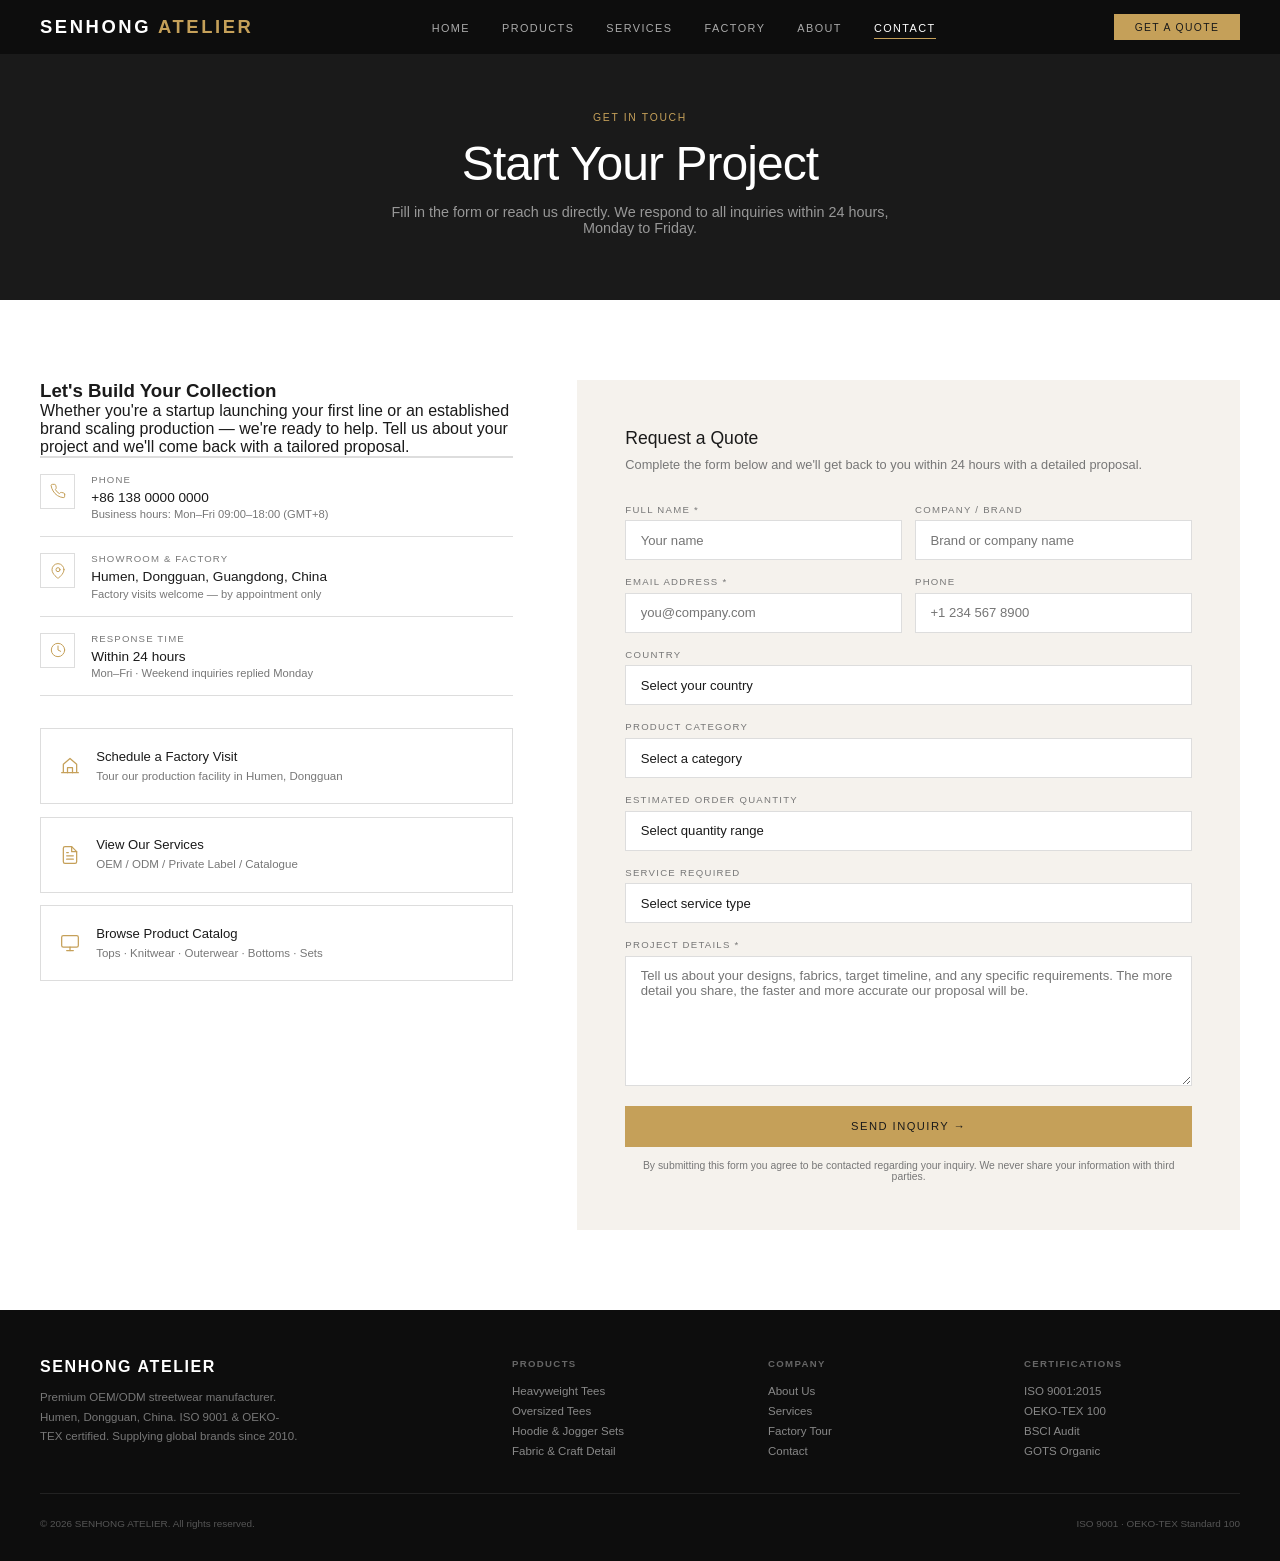
<file: contact.html>
<!DOCTYPE html>
<html lang="en">
<head>
<meta charset="UTF-8"><meta name="viewport" content="width=device-width,initial-scale=1.0">
<meta name="description" content="Contact SENHONG ATELIER — Start your OEM/ODM apparel project. Request a quote, schedule a factory visit, or download our catalogue.">
<title>Contact — SENHONG ATELIER</title>
<link rel="stylesheet" href="css/style.css">
<link rel="icon" href="favicon.ico" sizes="any">
<link rel="icon" type="image/png" href="images/favicon-32.png">
<link rel="apple-touch-icon" href="images/apple-touch-icon.png">
<meta name="description" content="Contact SENHONG ATELIER - phone +86 138 0000 0000, showroom and factory in Humen, Dongguan, Guangdong, China. Quotes answered within 24 hours.">
<link rel="canonical" href="https://senhongatelier.com/contact.html">
<meta property="og:type" content="website">
<meta property="og:site_name" content="SENHONG ATELIER">
<meta property="og:title" content="Contact — SENHONG ATELIER">
<meta property="og:description" content="Contact SENHONG ATELIER - phone +86 138 0000 0000, showroom and factory in Humen, Dongguan, Guangdong, China. Quotes answered within 24 hours.">
<meta property="og:image" content="https://senhongatelier.com/images/og-share.webp">
<meta property="og:url" content="https://senhongatelier.com/contact.html">
<meta name="twitter:card" content="summary_large_image">
<style>
.page-hero{padding:7rem 2.5rem 4rem;background:var(--dark);text-align:center}
.page-hero .eyebrow{color:var(--gold)}
.page-hero h1{font-size:clamp(2rem,4vw,3rem);font-weight:300;color:#fff;letter-spacing:-.02em;margin-bottom:.8rem}
.page-hero p{font-size:.9rem;color:rgba(255,255,255,.55);max-width:520px;margin:0 auto}

.contact-layout{display:grid;grid-template-columns:1fr 1.4fr;gap:4rem;align-items:start}

.contact-info h3{font-size:1.3rem;font-weight:300;letter-spacing:-.01em;margin-bottom:.8rem}
.contact-info p{font-size:.85rem;color:var(--gray);line-height:1.8;margin-bottom:2rem}

.contact-block{margin-bottom:2rem}
.contact-item{display:flex;gap:1rem;padding:1rem 0;border-bottom:1px solid var(--border);align-items:flex-start}
.contact-item:first-child{border-top:1px solid var(--border)}
.ci-icon{width:2.2rem;height:2.2rem;border:1px solid var(--border);display:flex;align-items:center;justify-content:center;color:var(--gold);flex-shrink:0}
.ci-icon svg{display:block}
.ci-label{font-size:.6rem;text-transform:uppercase;letter-spacing:.12em;color:var(--gray);display:block;margin-bottom:.2rem}
.ci-val{font-size:.85rem;color:var(--text);font-weight:400}
.ci-note{font-size:.7rem;color:var(--gray);display:block;margin-top:.15rem}

.alt-ctas{display:flex;flex-direction:column;gap:.8rem}
.alt-cta{display:flex;align-items:center;gap:1rem;padding:1.2rem;border:1px solid var(--border);text-decoration:none;color:var(--text);transition:all .3s}
.alt-cta:hover{border-color:var(--gold);transform:translateX(4px)}
.alt-cta svg{color:var(--gold);flex-shrink:0}
.alt-cta div strong{display:block;font-size:.82rem;font-weight:400;margin-bottom:.15rem}
.alt-cta div span{font-size:.72rem;color:var(--gray)}

/* Form */
.form-box{background:var(--cream);padding:3rem}
.form-title{font-size:1.1rem;font-weight:300;margin-bottom:.5rem}
.form-sub{font-size:.8rem;color:var(--gray);margin-bottom:2rem}
.fg{margin-bottom:1rem}
.fg label{display:block;font-size:.6rem;text-transform:uppercase;letter-spacing:.13em;color:var(--gray);margin-bottom:.35rem}
.fg input,.fg select,.fg textarea{width:100%;padding:.72rem .9rem;border:1px solid var(--border);background:#fff;font-size:.82rem;font-family:inherit;color:var(--text);transition:border-color .25s;-webkit-appearance:none}
.fg input:focus,.fg select:focus,.fg textarea:focus{outline:none;border-color:var(--gold)}
.fg textarea{min-height:130px;resize:vertical}
.fg-row{display:grid;grid-template-columns:1fr 1fr;gap:.8rem}
.btn-submit{width:100%;background:var(--gold);color:var(--dark);border:none;padding:.9rem;font-size:.7rem;text-transform:uppercase;letter-spacing:.13em;cursor:pointer;transition:background .25s;font-weight:500;font-family:inherit}
.btn-submit:hover{background:var(--gold-light)}
.form-note{font-size:.65rem;color:var(--gray);margin-top:.8rem;text-align:center}

@media(max-width:768px){
  .contact-layout{grid-template-columns:1fr;gap:2.5rem}
  .fg-row{grid-template-columns:1fr}
  .form-box{padding:2rem 1.5rem}
}
</style>
</head>
<body>

<nav class="nav">
  <a href="index.html" class="logo">SENHONG<span> ATELIER</span></a>
  <ul class="nav-menu">
    <li><a href="index.html">Home</a></li>
    <li><a href="products.html">Products</a></li>
    <li><a href="services.html">Services</a></li>
    <li><a href="factory.html">Factory</a></li>
    <li><a href="about.html">About</a></li>
    <li><a href="contact.html" class="active">Contact</a></li>
  </ul>
  <div class="nav-right"><a href="contact.html" class="btn-sm solid">Get a Quote</a></div>
  <button class="hamburger" id="hbg">&#9776;</button>
</nav>
<div class="mobile-overlay" id="mob">
  <button class="mobile-close" id="mobClose">&#10005;</button>
  <a href="index.html" onclick="closeMob()">Home</a>
  <a href="products.html" onclick="closeMob()">Products</a>
  <a href="services.html" onclick="closeMob()">Services</a>
  <a href="factory.html" onclick="closeMob()">Factory</a>
  <a href="about.html" onclick="closeMob()">About</a>
  <a href="contact.html" onclick="closeMob()">Contact</a>
</div>

<div class="page-hero">
  <span class="eyebrow">Get in Touch</span>
  <h1>Start Your Project</h1>
  <p>Fill in the form or reach us directly. We respond to all inquiries within 24 hours, Monday to Friday.</p>
</div>

<section>
  <div class="container">
    <div class="contact-layout">

      <!-- LEFT: INFO -->
      <div class="rvl">
        <h3>Let's Build Your Collection</h3>
        <p>Whether you're a startup launching your first line or an established brand scaling production — we're ready to help. Tell us about your project and we'll come back with a tailored proposal.</p>

        <div class="contact-block">
          
          <div class="contact-item">
            <div class="ci-icon">
              <svg width="16" height="16" viewBox="0 0 24 24" fill="none" stroke="currentColor" stroke-width="1.5" stroke-linecap="round" stroke-linejoin="round"><path d="M22 16.92v3a2 2 0 0 1-2.18 2 19.79 19.79 0 0 1-8.63-3.07A19.5 19.5 0 0 1 4.69 12a19.79 19.79 0 0 1-3.07-8.67A2 2 0 0 1 3.62 2h3a2 2 0 0 1 2 1.72c.127.96.361 1.903.7 2.81a2 2 0 0 1-.45 2.11L8.09 9.91a16 16 0 0 0 6 6l1.27-1.27a2 2 0 0 1 2.11-.45c.907.339 1.85.573 2.81.7A2 2 0 0 1 22 16.92z"/></svg>
            </div>
            <div><span class="ci-label">Phone</span><span class="ci-val">+86 138 0000 0000</span><span class="ci-note">Business hours: Mon–Fri 09:00–18:00 (GMT+8)</span></div>
          </div>
          <div class="contact-item">
            <div class="ci-icon">
              <svg width="16" height="16" viewBox="0 0 24 24" fill="none" stroke="currentColor" stroke-width="1.5" stroke-linecap="round" stroke-linejoin="round"><path d="M21 10c0 7-9 13-9 13s-9-6-9-13a9 9 0 0 1 18 0z"/><circle cx="12" cy="10" r="3"/></svg>
            </div>
            <div><span class="ci-label">Showroom &amp; Factory</span><span class="ci-val">Humen, Dongguan, Guangdong, China</span><span class="ci-note">Factory visits welcome — by appointment only</span></div>
          </div>
          <div class="contact-item">
            <div class="ci-icon">
              <svg width="16" height="16" viewBox="0 0 24 24" fill="none" stroke="currentColor" stroke-width="1.5" stroke-linecap="round" stroke-linejoin="round"><circle cx="12" cy="12" r="10"/><polyline points="12 6 12 12 16 14"/></svg>
            </div>
            <div><span class="ci-label">Response Time</span><span class="ci-val">Within 24 hours</span><span class="ci-note">Mon–Fri · Weekend inquiries replied Monday</span></div>
          </div>
        </div>

        <div class="alt-ctas">
          <a href="factory.html" class="alt-cta">
            <svg width="20" height="20" viewBox="0 0 24 24" fill="none" stroke="currentColor" stroke-width="1.5" stroke-linecap="round" stroke-linejoin="round"><path d="M2 20h20M4 20V10l8-7 8 7v10"/><path d="M9 20v-6h6v6"/></svg>
            <div><strong>Schedule a Factory Visit</strong><span>Tour our production facility in Humen, Dongguan</span></div>
          </a>
          <a href="services.html" class="alt-cta">
            <svg width="20" height="20" viewBox="0 0 24 24" fill="none" stroke="currentColor" stroke-width="1.5" stroke-linecap="round" stroke-linejoin="round"><path d="M14 2H6a2 2 0 0 0-2 2v16a2 2 0 0 0 2 2h12a2 2 0 0 0 2-2V8z"/><polyline points="14 2 14 8 20 8"/><line x1="16" y1="13" x2="8" y2="13"/><line x1="16" y1="17" x2="8" y2="17"/><polyline points="10 9 9 9 8 9"/></svg>
            <div><strong>View Our Services</strong><span>OEM / ODM / Private Label / Catalogue</span></div>
          </a>
          <a href="products.html" class="alt-cta">
            <svg width="20" height="20" viewBox="0 0 24 24" fill="none" stroke="currentColor" stroke-width="1.5" stroke-linecap="round" stroke-linejoin="round"><rect x="2" y="3" width="20" height="14" rx="2"/><line x1="8" y1="21" x2="16" y2="21"/><line x1="12" y1="17" x2="12" y2="21"/></svg>
            <div><strong>Browse Product Catalog</strong><span>Tops · Knitwear · Outerwear · Bottoms · Sets</span></div>
          </a>
        </div>
      </div>

      <!-- RIGHT: FORM -->
      <form class="form-box rvr" onsubmit="submitForm(event)">
        <h4 class="form-title">Request a Quote</h4>
        <p class="form-sub">Complete the form below and we'll get back to you within 24 hours with a detailed proposal.</p>

        <div class="fg-row">
          <div class="fg"><label>Full Name *</label><input type="text" placeholder="Your name" required></div>
          <div class="fg"><label>Company / Brand</label><input type="text" placeholder="Brand or company name"></div>
        </div>
        <div class="fg-row">
          <div class="fg"><label>Email Address *</label><input type="email" placeholder="you@company.com" required></div>
          <div class="fg"><label>Phone</label><input type="tel" placeholder="+1 234 567 8900"></div>
        </div>
        <div class="fg"><label>Country</label>
          <select>
            <option value="">Select your country</option>
            <option>United States</option><option>United Kingdom</option><option>France</option>
            <option>Germany</option><option>Australia</option><option>Canada</option>
            <option>Italy</option><option>Spain</option><option>Japan</option>
            <option>South Korea</option><option>Other</option>
          </select>
        </div>
        <div class="fg"><label>Product Category</label>
          <select>
            <option value="">Select a category</option>
            <option>Heavyweight T-Shirts</option>
            <option>Oversized Street Tees</option>
            <option>Hoodie &amp; Jogger Sets</option>
            <option>Hoodie Sets &mdash; On Model</option>
            <option>Fabric &amp; Craft Detail</option>
            <option>Multiple Categories</option>
          </select>
        </div>
        <div class="fg"><label>Estimated Order Quantity</label>
          <select>
            <option value="">Select quantity range</option>
            <option>50–200 pcs (test / small batch)</option>
            <option>200–1,000 pcs</option>
            <option>1,000–5,000 pcs</option>
            <option>5,000–20,000 pcs</option>
            <option>20,000+ pcs</option>
          </select>
        </div>
        <div class="fg"><label>Service Required</label>
          <select>
            <option value="">Select service type</option>
            <option>OEM — I have my own designs / tech packs</option>
            <option>ODM — I need design development support</option>
            <option>Private Label — branding &amp; packaging only</option>
            <option>Factory Visit — I'd like to visit first</option>
            <option>Not sure yet — I need a consultation</option>
          </select>
        </div>
        <div class="fg"><label>Project Details *</label>
          <textarea placeholder="Tell us about your designs, fabrics, target timeline, and any specific requirements. The more detail you share, the faster and more accurate our proposal will be." required></textarea>
        </div>
        <button type="submit" class="btn-submit">Send Inquiry →</button>
        <p class="form-note">By submitting this form you agree to be contacted regarding your inquiry. We never share your information with third parties.</p>
      </form>

    </div>
  </div>
</section>

<footer style="background:#0D0D0D;color:#fff;padding:3rem 2.5rem 2rem">
  <div style="max-width:1280px;margin:0 auto;display:grid;grid-template-columns:2fr 1fr 1fr 1fr;gap:2.5rem;margin-bottom:2rem">
    <div><h3 style="font-size:1rem;font-weight:700;letter-spacing:.1em;margin-bottom:.8rem">SENHONG<span style="color:#C5A059"> ATELIER</span></h3><p style="font-size:.72rem;color:#777;line-height:1.7;max-width:260px">Premium OEM/ODM apparel manufacturer. Humen, Dongguan, China. ISO 9001 &amp; OEKO-TEX certified. Since 2010.</p></div>
    <div><h4 style="font-size:.6rem;text-transform:uppercase;letter-spacing:.14em;color:#666;margin-bottom:.8rem">Products</h4><a href="products.html" style="display:block;color:#888;text-decoration:none;font-size:.72rem;padding:.25rem 0">Heavyweight Tees</a><a href="products.html" style="display:block;color:#888;text-decoration:none;font-size:.72rem;padding:.25rem 0">Oversized Tees</a><a href="products.html" style="display:block;color:#888;text-decoration:none;font-size:.72rem;padding:.25rem 0">Hoodie &amp; Jogger Sets</a><a href="products.html" style="display:block;color:#888;text-decoration:none;font-size:.72rem;padding:.25rem 0">Fabric &amp; Craft Detail</a></div>
    <div><h4 style="font-size:.6rem;text-transform:uppercase;letter-spacing:.14em;color:#666;margin-bottom:.8rem">Company</h4><a href="about.html" style="display:block;color:#888;text-decoration:none;font-size:.72rem;padding:.25rem 0">About Us</a><a href="services.html" style="display:block;color:#888;text-decoration:none;font-size:.72rem;padding:.25rem 0">Services</a><a href="factory.html" style="display:block;color:#888;text-decoration:none;font-size:.72rem;padding:.25rem 0">Factory Tour</a><a href="contact.html" style="display:block;color:#888;text-decoration:none;font-size:.72rem;padding:.25rem 0">Contact</a></div>
    <div><h4 style="font-size:.6rem;text-transform:uppercase;letter-spacing:.14em;color:#666;margin-bottom:.8rem">Certifications</h4><a href="#" style="display:block;color:#888;text-decoration:none;font-size:.72rem;padding:.25rem 0">ISO 9001:2015</a><a href="#" style="display:block;color:#888;text-decoration:none;font-size:.72rem;padding:.25rem 0">OEKO-TEX 100</a><a href="#" style="display:block;color:#888;text-decoration:none;font-size:.72rem;padding:.25rem 0">BSCI Audit</a><a href="#" style="display:block;color:#888;text-decoration:none;font-size:.72rem;padding:.25rem 0">GOTS Organic</a></div>
  </div>
  <div style="max-width:1280px;margin:0 auto;padding-top:1.5rem;border-top:1px solid #222;display:flex;justify-content:space-between">
    <span style="font-size:.62rem;color:#555">&copy; 2026 SENHONG ATELIER. All rights reserved.</span>
    <span style="font-size:.62rem;color:#555">ISO 9001 &middot; OEKO-TEX Standard 100</span>
  </div>
</footer>
<script src="js/main.js"></script>
<script src="data/site-data.js"></script>
<script src="js/site-render.js"></script>
</body>
</html>
</file>
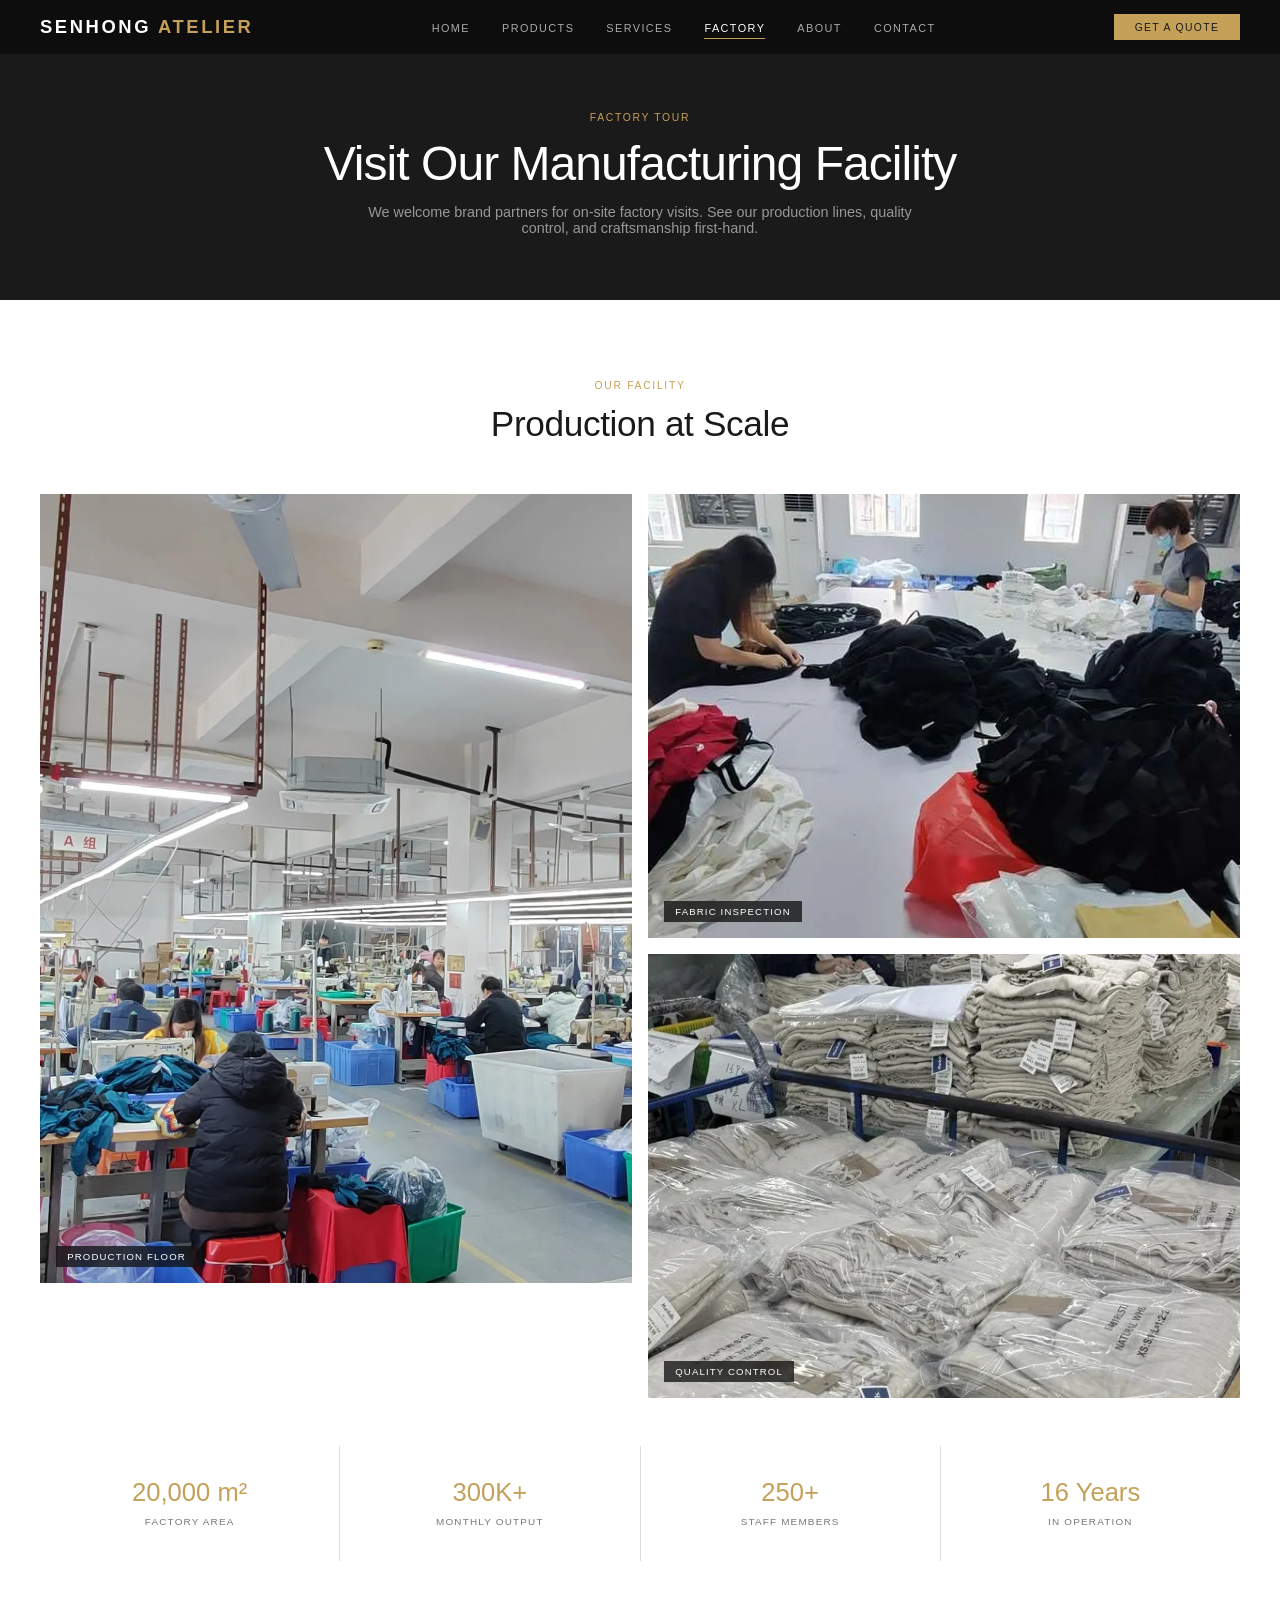
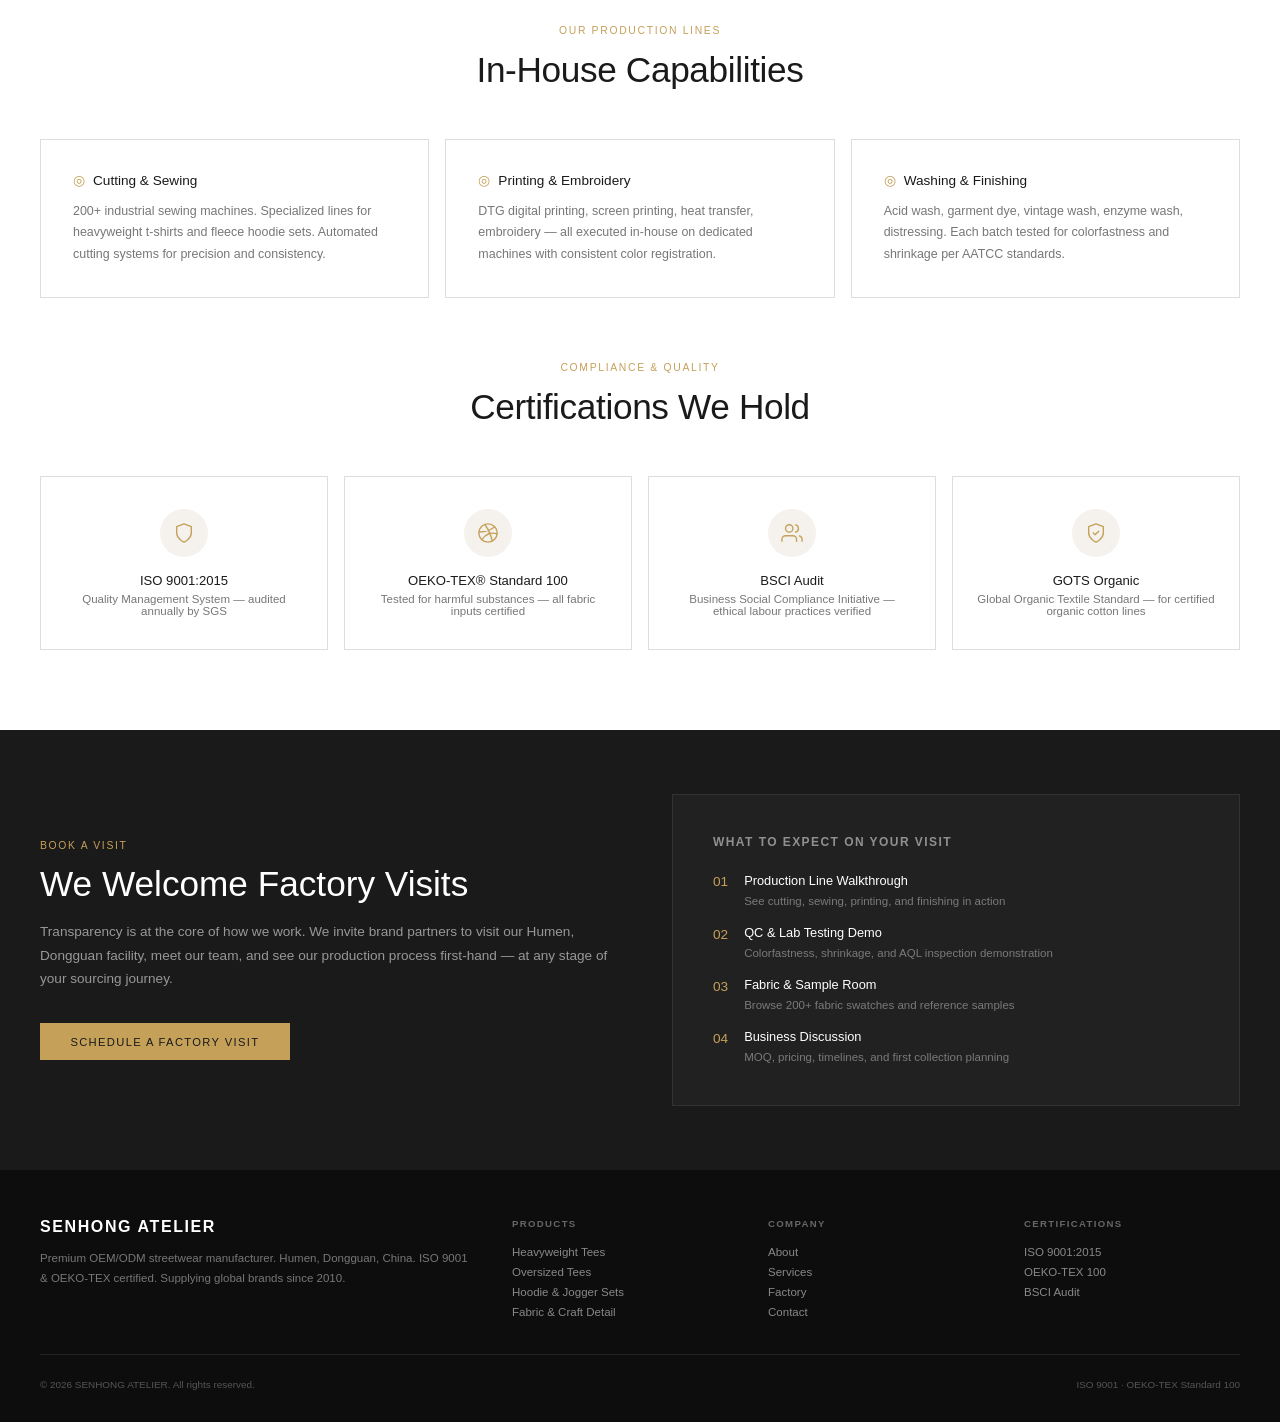
<file: factory.html>
<!DOCTYPE html>
<html lang="en">
<head>
<meta charset="UTF-8"><meta name="viewport" content="width=device-width,initial-scale=1.0">
<title>Factory — SENHONG ATELIER</title>
<link rel="stylesheet" href="css/style.css">
<link rel="icon" href="favicon.ico" sizes="any">
<link rel="icon" type="image/png" href="images/favicon-32.png">
<link rel="apple-touch-icon" href="images/apple-touch-icon.png">
<meta name="description" content="Inside our Humen, Dongguan factory - cutting, sewing, inspection, packing and export loading, with ISO 9001 and OEKO-TEX certified processes.">
<link rel="canonical" href="https://senhongatelier.com/factory.html">
<meta property="og:type" content="website">
<meta property="og:site_name" content="SENHONG ATELIER">
<meta property="og:title" content="Factory — SENHONG ATELIER">
<meta property="og:description" content="Inside our Humen, Dongguan factory - cutting, sewing, inspection, packing and export loading, with ISO 9001 and OEKO-TEX certified processes.">
<meta property="og:image" content="https://senhongatelier.com/images/site-hero.webp">
<meta property="og:url" content="https://senhongatelier.com/factory.html">
<meta name="twitter:card" content="summary_large_image">
<style>
.page-hero{padding:7rem 2.5rem 4rem;background:var(--dark);text-align:center}
.page-hero .eyebrow{color:var(--gold)}
.page-hero h1{font-size:clamp(2rem,4vw,3rem);font-weight:300;color:#fff;letter-spacing:-.02em;margin-bottom:.8rem}
.page-hero p{font-size:.9rem;color:rgba(255,255,255,.55);max-width:560px;margin:0 auto}

.factory-grid{display:grid;grid-template-columns:1fr 1fr;gap:1rem;margin-bottom:3rem}
.factory-img{aspect-ratio:4/3;background-size:cover;background-position:center;overflow:hidden;position:relative}
.factory-img.tall{aspect-ratio:3/4;grid-row:span 2}
.factory-img img{width:100%;height:100%;object-fit:cover;transition:transform .8s cubic-bezier(.25,.1,.25,1)}
.factory-img:hover img{transform:scale(1.04)}
.factory-img-label{position:absolute;bottom:1rem;left:1rem;background:rgba(13,13,13,.75);color:#fff;font-size:.6rem;text-transform:uppercase;letter-spacing:.12em;padding:.3rem .7rem;backdrop-filter:blur(6px)}

.cap-bar{display:grid;grid-template-columns:repeat(4,1fr);gap:1px;background:var(--border);margin-bottom:4rem}
.cap-bar-item{background:#fff;padding:2rem 1.5rem;text-align:center}
.cap-bar-item strong{display:block;font-size:1.6rem;font-weight:300;color:var(--gold);margin-bottom:.3rem}
.cap-bar-item span{font-size:.62rem;text-transform:uppercase;letter-spacing:.12em;color:var(--gray)}

.cert-grid{display:grid;grid-template-columns:repeat(4,1fr);gap:1rem}
.cert-card{border:1px solid var(--border);padding:2rem 1.5rem;text-align:center;transition:all .35s}
.cert-card:hover{border-color:var(--gold);transform:translateY(-3px)}
.cert-icon{width:3rem;height:3rem;border-radius:50%;background:var(--cream);display:flex;align-items:center;justify-content:center;margin:0 auto 1rem;color:var(--gold)}
.cert-card h4{font-size:.82rem;font-weight:500;margin-bottom:.3rem}
.cert-card p{font-size:.72rem;color:var(--gray)}

.tour-cta{background:var(--dark);padding:4rem 2.5rem;display:grid;grid-template-columns:1fr 1fr;gap:4rem;align-items:center}
.tour-cta h2{font-size:clamp(1.6rem,3vw,2.2rem);font-weight:300;color:#fff;margin-bottom:1rem}
.tour-cta p{font-size:.85rem;color:rgba(255,255,255,.55);line-height:1.75;margin-bottom:2rem}

@media(max-width:768px){
  .factory-grid{grid-template-columns:1fr}.factory-img.tall{aspect-ratio:4/3;grid-row:auto}
  .cap-bar{grid-template-columns:repeat(2,1fr)}.cert-grid{grid-template-columns:repeat(2,1fr)}
  .tour-cta{grid-template-columns:1fr}
}
</style>
</head>
<body>
<nav class="nav">
  <a href="index.html" class="logo">SENHONG<span> ATELIER</span></a>
  <ul class="nav-menu">
    <li><a href="index.html">Home</a></li>
    <li><a href="products.html">Products</a></li>
    <li><a href="services.html">Services</a></li>
    <li><a href="factory.html" class="active">Factory</a></li>
    <li><a href="about.html">About</a></li>
    <li><a href="contact.html">Contact</a></li>
  </ul>
  <div class="nav-right"><a href="contact.html" class="btn-sm solid">Get a Quote</a></div>
  <button class="hamburger" id="hbg">&#9776;</button>
</nav>
<div class="mobile-overlay" id="mob">
  <button class="mobile-close" id="mobClose">&#10005;</button>
  <a href="index.html" onclick="closeMob()">Home</a><a href="products.html" onclick="closeMob()">Products</a>
  <a href="services.html" onclick="closeMob()">Services</a><a href="factory.html" onclick="closeMob()">Factory</a>
  <a href="about.html" onclick="closeMob()">About</a><a href="contact.html" onclick="closeMob()">Contact</a>
</div>

<div class="page-hero">
  <span class="eyebrow">Factory Tour</span>
  <h1>Visit Our Manufacturing Facility</h1>
  <p>We welcome brand partners for on-site factory visits. See our production lines, quality control, and craftsmanship first-hand.</p>
</div>

<section>
  <div class="container">
    <div class="sec-head rv"><span class="eyebrow">Our Facility</span><h2 class="sec-title">Production at Scale</h2></div>

    <div class="factory-grid rv">
      <div class="factory-img tall"><img src="images/site-floor-tall.webp" alt="Production Floor" loading="lazy"><div class="factory-img-label">Production Floor</div></div>
      <div class="factory-img"><img src="images/site-inspection.webp" alt="Fabric Inspection" loading="lazy"><div class="factory-img-label">Fabric Inspection</div></div>
      <div class="factory-img"><img src="images/site-qc.webp" alt="Quality Control" loading="lazy"><div class="factory-img-label">Quality Control</div></div>
    </div>

    <div class="cap-bar rv">
      <div class="cap-bar-item"><strong>20,000 m²</strong><span>Factory Area</span></div>
      <div class="cap-bar-item"><strong>300K+</strong><span>Monthly Output</span></div>
      <div class="cap-bar-item"><strong>250+</strong><span>Staff Members</span></div>
      <div class="cap-bar-item"><strong>16 Years</strong><span>In Operation</span></div>
    </div>

    <div class="sec-head rv"><span class="eyebrow">Our Production Lines</span><h2 class="sec-title">In-House Capabilities</h2></div>
    <div style="display:grid;grid-template-columns:repeat(3,1fr);gap:1rem;margin-bottom:4rem">
      <div class="rv d1" style="padding:2rem;border:1px solid var(--border)">
        <h4 style="font-size:.85rem;font-weight:500;margin-bottom:.8rem;display:flex;align-items:center;gap:.5rem">
          <span style="color:var(--gold)">&#9678;</span> Cutting &amp; Sewing
        </h4>
        <p style="font-size:.78rem;color:var(--gray);line-height:1.7">200+ industrial sewing machines. Specialized lines for heavyweight t-shirts and fleece hoodie sets. Automated cutting systems for precision and consistency.</p>
      </div>
      <div class="rv d2" style="padding:2rem;border:1px solid var(--border)">
        <h4 style="font-size:.85rem;font-weight:500;margin-bottom:.8rem;display:flex;align-items:center;gap:.5rem">
          <span style="color:var(--gold)">&#9678;</span> Printing &amp; Embroidery
        </h4>
        <p style="font-size:.78rem;color:var(--gray);line-height:1.7">DTG digital printing, screen printing, heat transfer, embroidery — all executed in-house on dedicated machines with consistent color registration.</p>
      </div>
      <div class="rv d3" style="padding:2rem;border:1px solid var(--border)">
        <h4 style="font-size:.85rem;font-weight:500;margin-bottom:.8rem;display:flex;align-items:center;gap:.5rem">
          <span style="color:var(--gold)">&#9678;</span> Washing &amp; Finishing
        </h4>
        <p style="font-size:.78rem;color:var(--gray);line-height:1.7">Acid wash, garment dye, vintage wash, enzyme wash, distressing. Each batch tested for colorfastness and shrinkage per AATCC standards.</p>
      </div>
    </div>

    <div class="sec-head rv"><span class="eyebrow">Compliance &amp; Quality</span><h2 class="sec-title">Certifications We Hold</h2></div>
    <div class="cert-grid">
      <div class="cert-card rv d1">
        <div class="cert-icon"><svg width="22" height="22" viewBox="0 0 24 24" fill="none" stroke="currentColor" stroke-width="1.5" stroke-linecap="round" stroke-linejoin="round"><path d="M12 22s8-4 8-10V5l-8-3-8 3v7c0 6 8 10 8 10z"/></svg></div>
        <h4>ISO 9001:2015</h4><p>Quality Management System — audited annually by SGS</p>
      </div>
      <div class="cert-card rv d2">
        <div class="cert-icon"><svg width="22" height="22" viewBox="0 0 24 24" fill="none" stroke="currentColor" stroke-width="1.5" stroke-linecap="round" stroke-linejoin="round"><circle cx="12" cy="12" r="10"/><path d="M8.56 2.75c4.37 6.03 6.02 9.42 8.03 17.72m2.54-15.38c-3.72 4.35-8.94 5.66-16.88 5.85m19.5 1.9c-3.5-.93-6.63-.82-8.94 0-2.58.92-5.01 2.86-7.44 6.32"/></svg></div>
        <h4>OEKO-TEX® Standard 100</h4><p>Tested for harmful substances — all fabric inputs certified</p>
      </div>
      <div class="cert-card rv d3">
        <div class="cert-icon"><svg width="22" height="22" viewBox="0 0 24 24" fill="none" stroke="currentColor" stroke-width="1.5" stroke-linecap="round" stroke-linejoin="round"><path d="M17 21v-2a4 4 0 0 0-4-4H5a4 4 0 0 0-4 4v2"/><circle cx="9" cy="7" r="4"/><path d="M23 21v-2a4 4 0 0 0-3-3.87"/><path d="M16 3.13a4 4 0 0 1 0 7.75"/></svg></div>
        <h4>BSCI Audit</h4><p>Business Social Compliance Initiative — ethical labour practices verified</p>
      </div>
      <div class="cert-card rv d4">
        <div class="cert-icon"><svg width="22" height="22" viewBox="0 0 24 24" fill="none" stroke="currentColor" stroke-width="1.5" stroke-linecap="round" stroke-linejoin="round"><path d="M12 22s-8-4-8-10V5l8-3 8 3v7c0 6-8 10-8 10z"/><polyline points="9 12 11 14 15 10"/></svg></div>
        <h4>GOTS Organic</h4><p>Global Organic Textile Standard — for certified organic cotton lines</p>
      </div>
    </div>
  </div>
</section>

<div class="tour-cta">
  <div class="rv">
    <span class="eyebrow" style="color:var(--gold)">Book a Visit</span>
    <h2>We Welcome Factory Visits</h2>
    <p>Transparency is at the core of how we work. We invite brand partners to visit our Humen, Dongguan facility, meet our team, and see our production process first-hand — at any stage of your sourcing journey.</p>
    <a href="contact.html" class="btn-gold">Schedule a Factory Visit</a>
  </div>
  <div class="rv" style="background:rgba(255,255,255,.03);border:1px solid rgba(255,255,255,.08);padding:2.5rem">
    <h4 style="font-size:.75rem;text-transform:uppercase;letter-spacing:.12em;color:rgba(255,255,255,.5);margin-bottom:1.5rem">What to Expect on Your Visit</h4>
    <div style="display:flex;flex-direction:column;gap:1rem">
      <div style="display:flex;gap:1rem;align-items:flex-start"><span style="color:var(--gold);font-size:.85rem;margin-top:.1rem">01</span><div><strong style="display:block;font-size:.8rem;color:#fff;font-weight:400;margin-bottom:.2rem">Production Line Walkthrough</strong><span style="font-size:.72rem;color:rgba(255,255,255,.4)">See cutting, sewing, printing, and finishing in action</span></div></div>
      <div style="display:flex;gap:1rem;align-items:flex-start"><span style="color:var(--gold);font-size:.85rem;margin-top:.1rem">02</span><div><strong style="display:block;font-size:.8rem;color:#fff;font-weight:400;margin-bottom:.2rem">QC &amp; Lab Testing Demo</strong><span style="font-size:.72rem;color:rgba(255,255,255,.4)">Colorfastness, shrinkage, and AQL inspection demonstration</span></div></div>
      <div style="display:flex;gap:1rem;align-items:flex-start"><span style="color:var(--gold);font-size:.85rem;margin-top:.1rem">03</span><div><strong style="display:block;font-size:.8rem;color:#fff;font-weight:400;margin-bottom:.2rem">Fabric &amp; Sample Room</strong><span style="font-size:.72rem;color:rgba(255,255,255,.4)">Browse 200+ fabric swatches and reference samples</span></div></div>
      <div style="display:flex;gap:1rem;align-items:flex-start"><span style="color:var(--gold);font-size:.85rem;margin-top:.1rem">04</span><div><strong style="display:block;font-size:.8rem;color:#fff;font-weight:400;margin-bottom:.2rem">Business Discussion</strong><span style="font-size:.72rem;color:rgba(255,255,255,.4)">MOQ, pricing, timelines, and first collection planning</span></div></div>
    </div>
  </div>
</div>

<footer style="background:#0D0D0D;color:#fff;padding:3rem 2.5rem 2rem">
  <div style="max-width:1280px;margin:0 auto;display:grid;grid-template-columns:2fr 1fr 1fr 1fr;gap:2.5rem">
    <div><h3 style="font-size:1rem;font-weight:700;letter-spacing:.1em;margin-bottom:.8rem">SENHONG<span style="color:var(--gold)"> ATELIER</span></h3><p style="font-size:.72rem;color:#777;line-height:1.7">Premium OEM/ODM apparel manufacturer. Humen, Dongguan, China.</p></div>
    <div><h4 style="font-size:.6rem;text-transform:uppercase;letter-spacing:.14em;color:#666;margin-bottom:.8rem">Products</h4><a href="products.html" style="display:block;color:#888;text-decoration:none;font-size:.72rem;padding:.25rem 0">Heavyweight Tees</a><a href="products.html" style="display:block;color:#888;text-decoration:none;font-size:.72rem;padding:.25rem 0">Oversized Tees</a><a href="products.html" style="display:block;color:#888;text-decoration:none;font-size:.72rem;padding:.25rem 0">Hoodie &amp; Jogger Sets</a><a href="products.html" style="display:block;color:#888;text-decoration:none;font-size:.72rem;padding:.25rem 0">Fabric &amp; Craft Detail</a></div>
    <div><h4 style="font-size:.6rem;text-transform:uppercase;letter-spacing:.14em;color:#666;margin-bottom:.8rem">Company</h4><a href="about.html" style="display:block;color:#888;text-decoration:none;font-size:.72rem;padding:.25rem 0">About</a><a href="services.html" style="display:block;color:#888;text-decoration:none;font-size:.72rem;padding:.25rem 0">Services</a><a href="factory.html" style="display:block;color:#888;text-decoration:none;font-size:.72rem;padding:.25rem 0">Factory</a><a href="contact.html" style="display:block;color:#888;text-decoration:none;font-size:.72rem;padding:.25rem 0">Contact</a></div>
    <div><h4 style="font-size:.6rem;text-transform:uppercase;letter-spacing:.14em;color:#666;margin-bottom:.8rem">Certifications</h4><a href="#" style="display:block;color:#888;text-decoration:none;font-size:.72rem;padding:.25rem 0">ISO 9001:2015</a><a href="#" style="display:block;color:#888;text-decoration:none;font-size:.72rem;padding:.25rem 0">OEKO-TEX 100</a><a href="#" style="display:block;color:#888;text-decoration:none;font-size:.72rem;padding:.25rem 0">BSCI Audit</a></div>
  </div>
  <div style="max-width:1280px;margin:2rem auto 0;padding-top:1.5rem;border-top:1px solid #222;display:flex;justify-content:space-between"><span style="font-size:.62rem;color:#555">&copy; 2026 SENHONG ATELIER. All rights reserved.</span><span style="font-size:.62rem;color:#555">ISO 9001 &middot; OEKO-TEX Standard 100</span></div>
</footer>
<script src="js/main.js"></script>
<script src="data/site-data.js"></script>
<script src="js/site-render.js"></script>
</body>
</html>
</file>
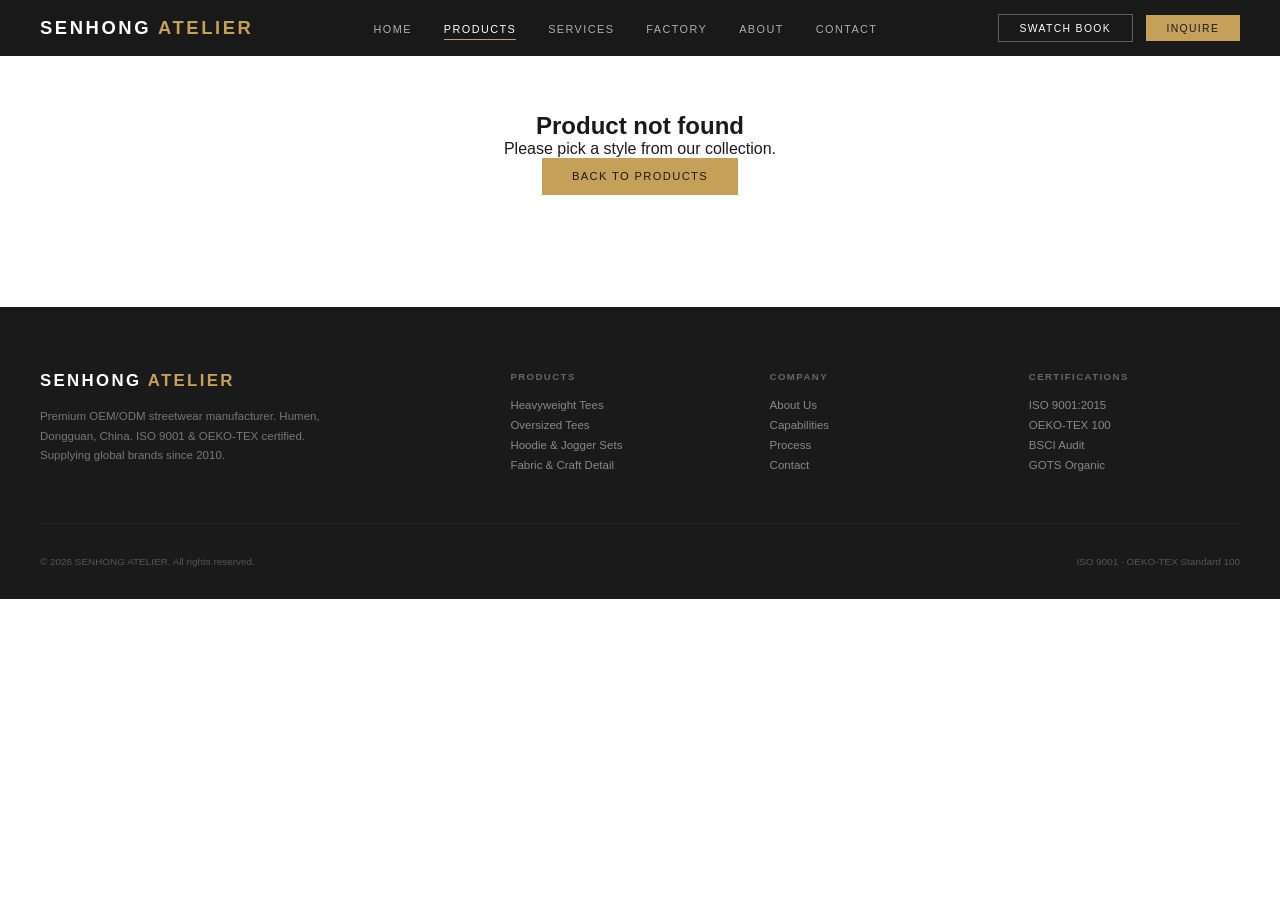
<file: product.html>
<!DOCTYPE html>
<html lang="en">
<head>
<meta charset="UTF-8"><meta name="viewport" content="width=device-width,initial-scale=1.0">
<title>Product — SENHONG ATELIER</title>
<link rel="stylesheet" href="css/style.css">
<link rel="icon" href="favicon.ico" sizes="any">
<link rel="icon" type="image/png" href="images/favicon-32.png">
<link rel="apple-touch-icon" href="images/apple-touch-icon.png">
<meta name="description" content="Product detail - fabric weight, MOQ, customisation options and factory imagery for our heavyweight streetwear programme.">
<link rel="canonical" href="https://senhongatelier.com/product.html">
<meta property="og:type" content="website">
<meta property="og:site_name" content="SENHONG ATELIER">
<meta property="og:title" content="Product — SENHONG ATELIER">
<meta property="og:description" content="Product detail - fabric weight, MOQ, customisation options and factory imagery for our heavyweight streetwear programme.">
<meta property="og:image" content="https://senhongatelier.com/images/og-share.webp">
<meta property="og:url" content="https://senhongatelier.com/product.html">
<meta name="twitter:card" content="summary_large_image">
<style>
#pdp{padding:3rem 2.5rem}
.pdp-wrap{display:grid;grid-template-columns:1.1fr 1fr;gap:3rem;align-items:start}
.pdp-main{background:var(--sand);aspect-ratio:3/4;overflow:hidden;display:flex;align-items:center;justify-content:center}
.pdp-main img{width:100%;height:100%;object-fit:contain}
.pdp-thumbs{display:grid;grid-template-columns:repeat(5,1fr);gap:.6rem;margin-top:.7rem}
.pdp-thumb{padding:0;border:1px solid rgba(0,0,0,.08);background:var(--sand);cursor:pointer;aspect-ratio:3/4;overflow:hidden}
.pdp-thumb img{width:100%;height:100%;object-fit:cover}
.pdp-thumb.is-active{border-color:var(--gold)}
.pdp-info h1{font-size:clamp(1.6rem,3vw,2.1rem);font-weight:300;letter-spacing:-.01em;margin:.4rem 0 .8rem}
.pdp-lede{color:var(--gray);font-size:.9rem;line-height:1.8;margin-bottom:1.6rem}
.pdp-specs{list-style:none;padding:0;margin:0 0 1.8rem}
.pdp-specs li{display:flex;justify-content:space-between;gap:1rem;padding:.65rem 0;border-bottom:1px solid rgba(0,0,0,.07);font-size:.82rem}
.pdp-specs li span{color:var(--gray)}
.pdp-specs li strong{font-weight:400}
.pdp-h3{font-size:.95rem;font-weight:500;margin:1.6rem 0 .7rem}
.pdp-features{list-style:none;padding:0;margin:0 0 1.8rem;display:grid;grid-template-columns:1fr 1fr;gap:.45rem .9rem;font-size:.8rem;color:var(--gray)}
.pdp-features li:before{content:"— ";color:var(--gold)}
.pdp-cta{display:flex;gap:.7rem;flex-wrap:wrap;margin-bottom:1rem}
.pdp-note{font-size:.72rem;color:var(--gray);line-height:1.7}
.pdp-missing{padding:4rem 2.5rem;text-align:center}
@media(max-width:860px){#pdp{padding:2rem 1.25rem}.pdp-wrap{grid-template-columns:1fr;gap:2rem}.pdp-features{grid-template-columns:1fr}}
</style>
</head>
<body>

<nav class="nav">
  <a href="index.html" class="logo">SENHONG<span> ATELIER</span></a>
  <ul class="nav-menu">
    <li><a href="index.html">Home</a></li>
    <li><a href="products.html" class="active">Products</a></li>
    <li><a href="services.html">Services</a></li>
    <li><a href="factory.html">Factory</a></li>
    <li><a href="about.html">About</a></li>
    <li><a href="contact.html">Contact</a></li>
  </ul>
  <div class="nav-right">
    <a href="contact.html" class="btn-sm ghost">Swatch Book</a>
    <a href="contact.html" class="btn-sm solid">Inquire</a>
  </div>
  <button class="hamburger" id="hbg">&#9776;</button>
</nav>
<div class="mobile-overlay" id="mob">
  <button class="mobile-close" id="mobClose">&#10005;</button>
  <a href="index.html" onclick="closeMob()">Home</a>
  <a href="products.html" onclick="closeMob()">Products</a>
  <a href="services.html" onclick="closeMob()">Services</a>
  <a href="factory.html" onclick="closeMob()">Factory</a>
  <a href="about.html" onclick="closeMob()">About</a>
  <a href="contact.html" onclick="closeMob()">Contact</a>
</div>

<section id="pdp" class="container">
  <div class="pdp-fallback">
    <span class="eyebrow">Product Detail</span>
    <h1>Heavyweight Streetwear Product Detail</h1>
    <p>Choose a style from our collection to see fabric weight, MOQ, customisation options and factory imagery.</p>
    <p><a class="btn-gold" href="products.html">Back to Products</a></p>
  </div>
  <noscript><p style="padding:2rem 0">Enable JavaScript, or browse the full collection on our <a href="products.html">products page</a>.</p></noscript>
</section>

<footer>
  <div class="ft-grid">
    <div class="ft-brand"><h3>SENHONG<span> ATELIER</span></h3><p>Premium OEM/ODM streetwear manufacturer. Humen, Dongguan, China. ISO 9001 &amp; OEKO-TEX certified. Supplying global brands since 2010.</p></div>
    <div class="ft-col"><h4>Products</h4><a href="products.html">Heavyweight Tees</a><a href="products.html">Oversized Tees</a><a href="products.html">Hoodie &amp; Jogger Sets</a><a href="products.html">Fabric &amp; Craft Detail</a></div>
    <div class="ft-col"><h4>Company</h4><a href="about.html">About Us</a><a href="about.html">Capabilities</a><a href="about.html">Process</a><a href="contact.html">Contact</a></div>
    <div class="ft-col"><h4>Certifications</h4><a href="#">ISO 9001:2015</a><a href="#">OEKO-TEX 100</a><a href="#">BSCI Audit</a><a href="#">GOTS Organic</a></div>
  </div>
  <div class="ft-bot"><span>&copy; 2026 SENHONG ATELIER. All rights reserved.</span><span>ISO 9001 &middot; OEKO-TEX Standard 100</span></div>
</footer>

<script src="data/site-data.js"></script>
<script src="js/main.js"></script>
<script src="js/site-render.js"></script>
</body>
</html>
</file>
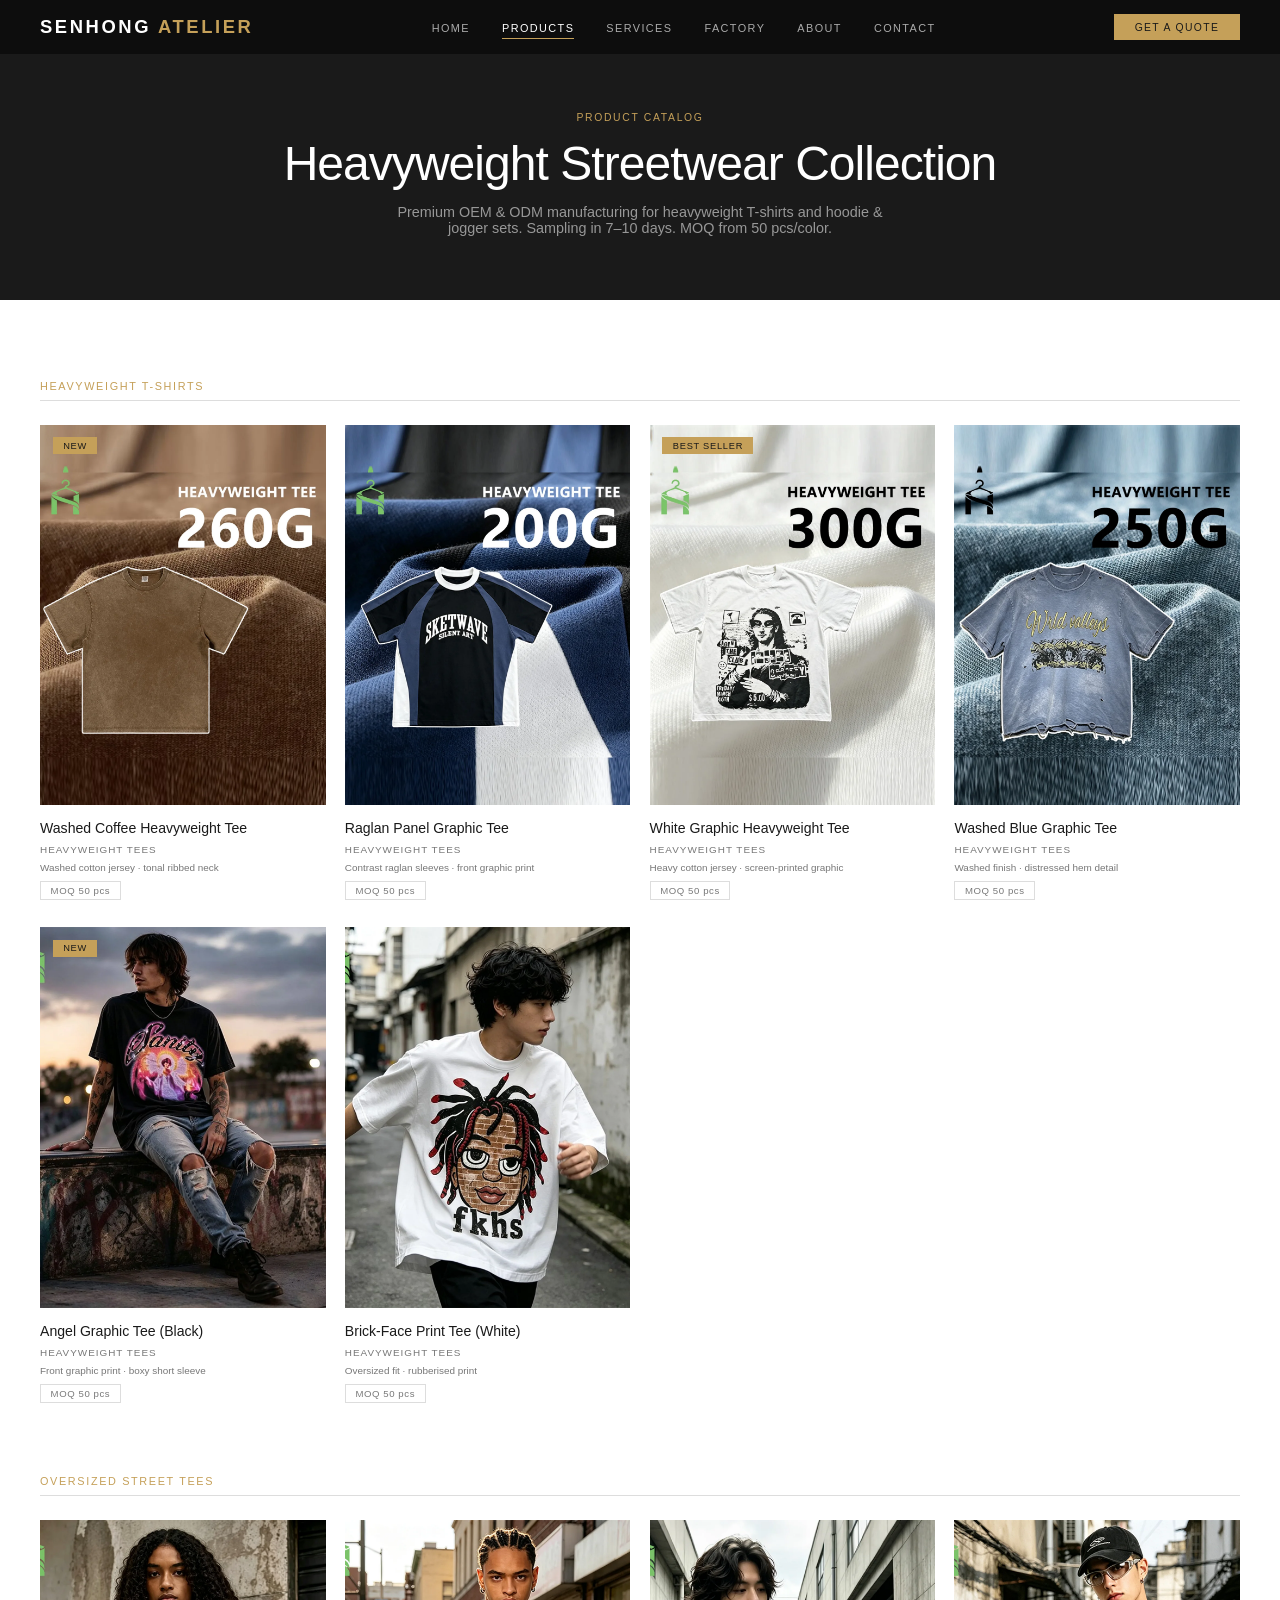
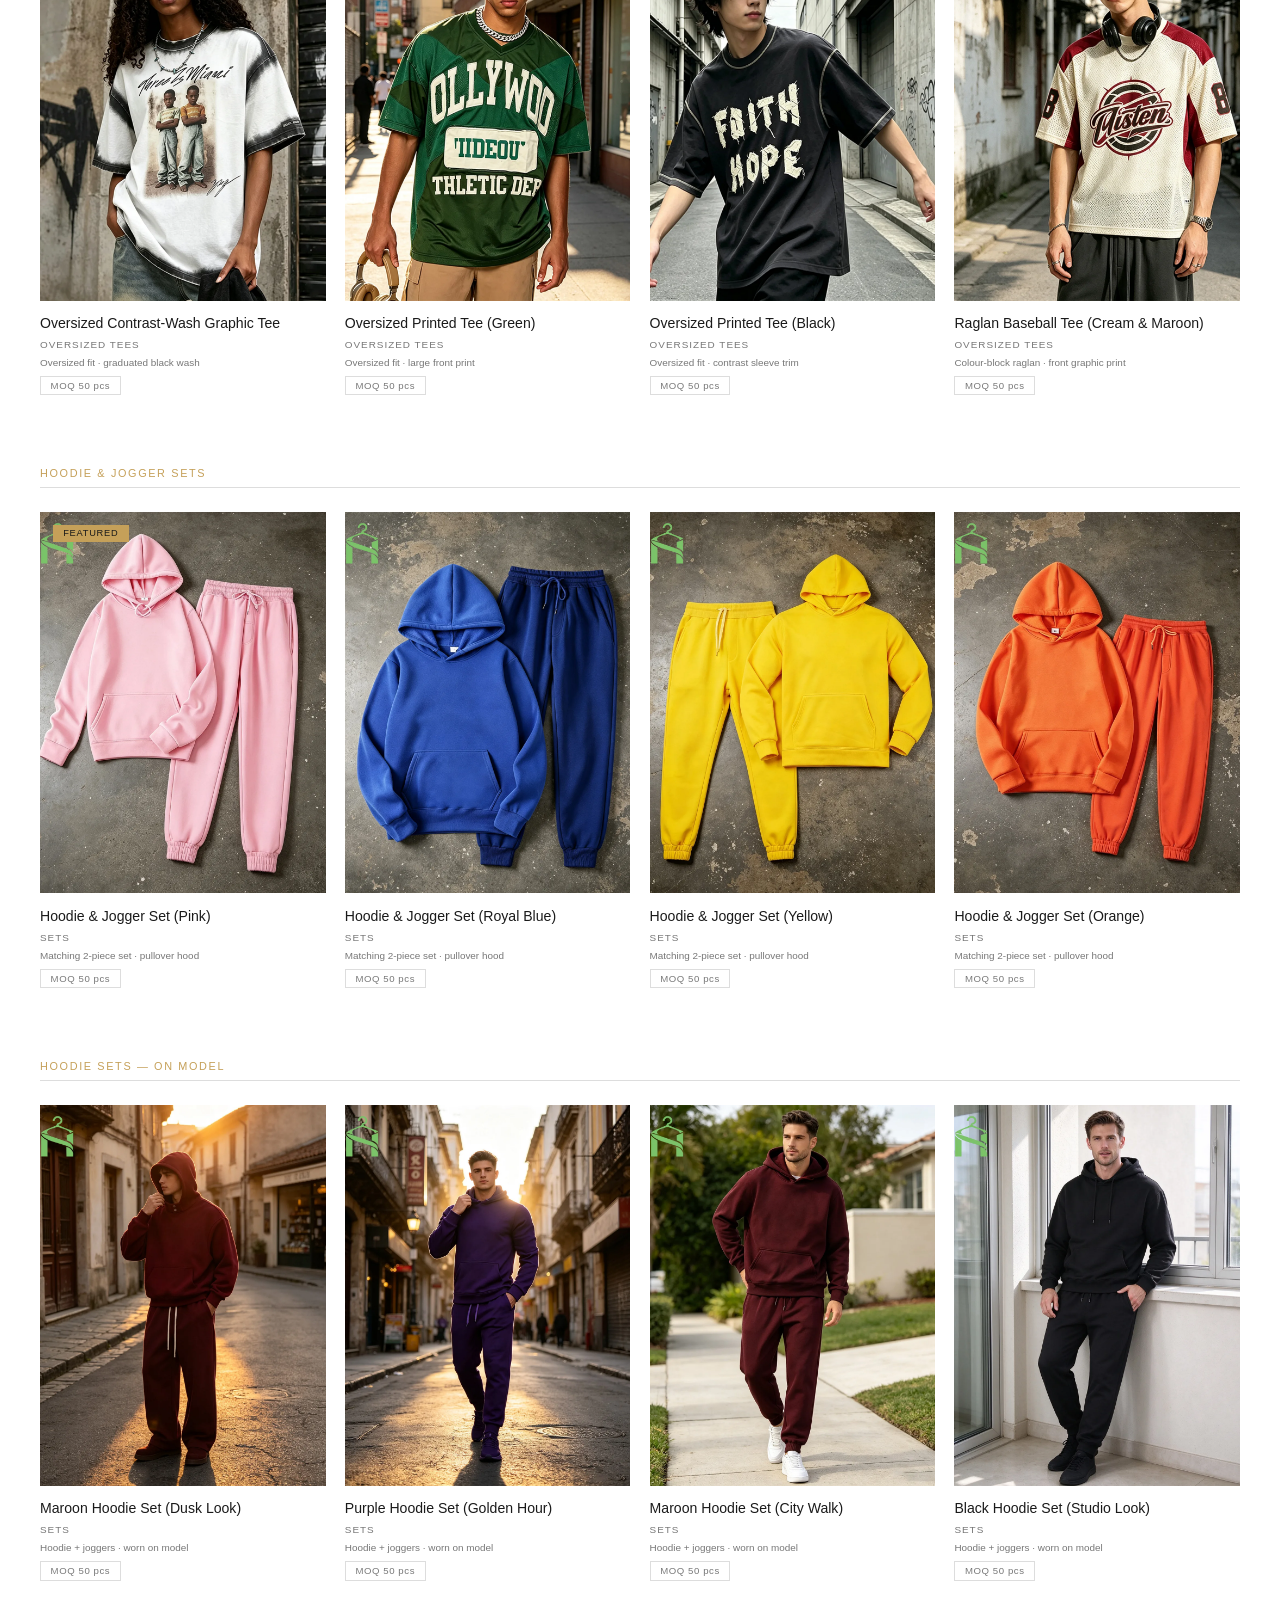
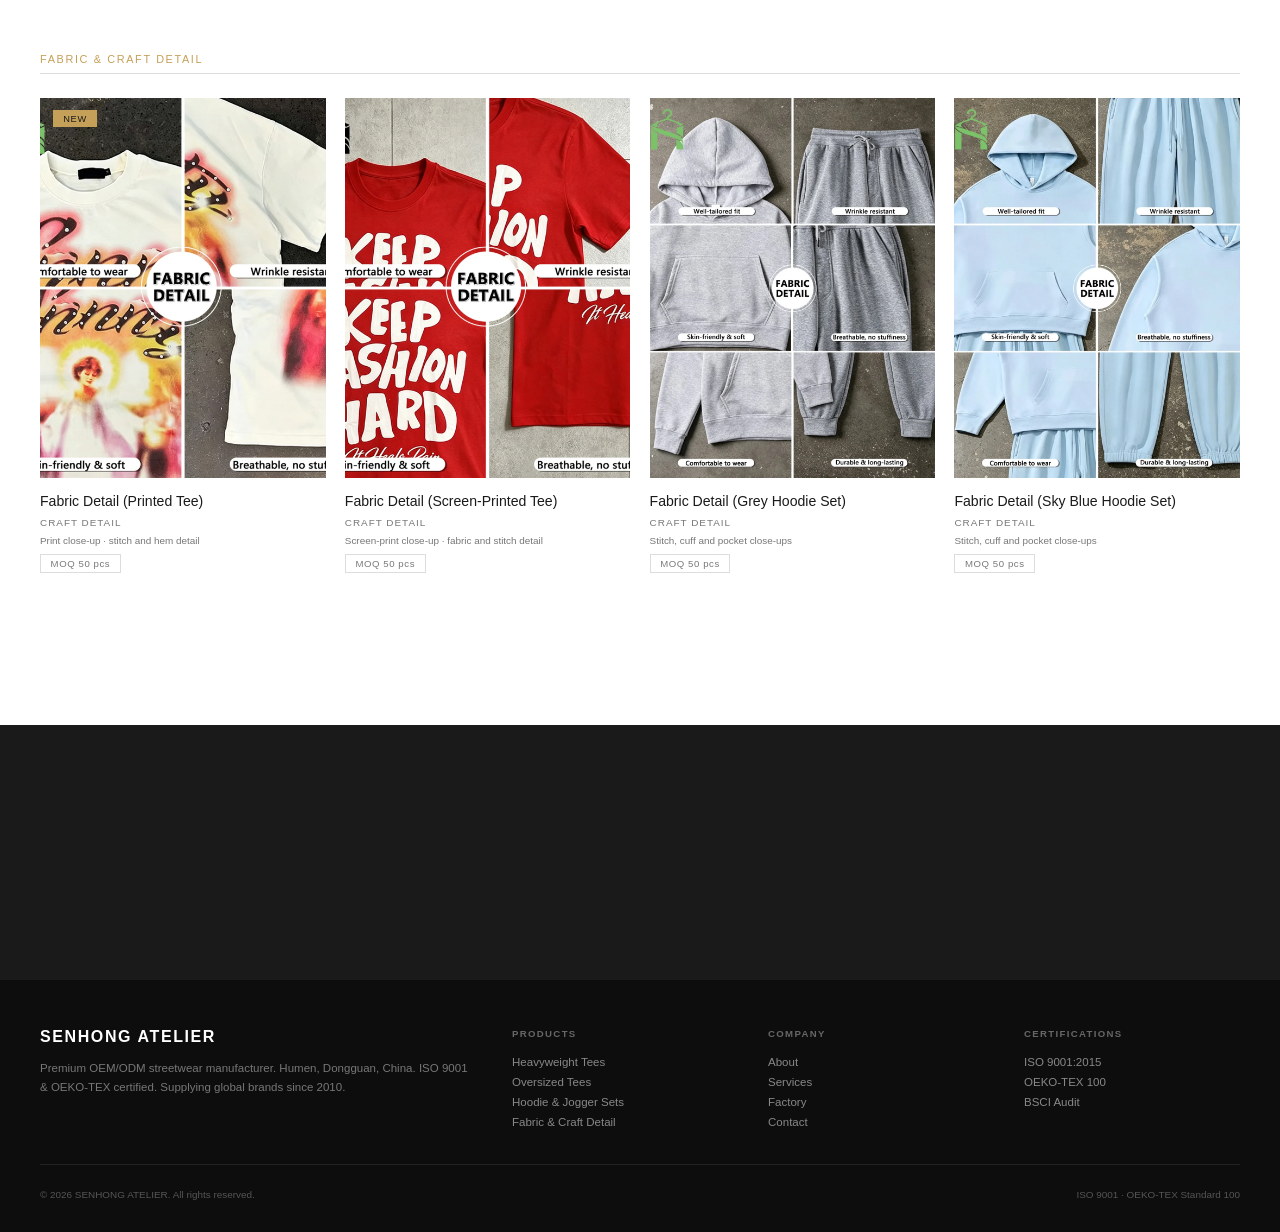
<file: products.html>
<!DOCTYPE html>
<html lang="en">
<head>
<meta charset="UTF-8"><meta name="viewport" content="width=device-width,initial-scale=1.0">
<meta name="description" content="SENHONG ATELIER product catalog — Heavyweight T-shirts, graphic tees and hoodie &amp; jogger sets. OEM/ODM MOQ 50 pcs.">
<title>Custom T-Shirts &amp; Hoodies — SENHONG ATELIER</title>
<link rel="stylesheet" href="css/style.css">
<link rel="icon" href="favicon.ico" sizes="any">
<link rel="icon" type="image/png" href="images/favicon-32.png">
<link rel="apple-touch-icon" href="images/apple-touch-icon.png">
<meta name="description" content="Heavyweight tees, oversized street tees and hoodie & jogger sets - real factory samples, MOQ from 50 pcs per colour. OEM/ODM production in Humen, Dongguan.">
<link rel="canonical" href="https://senhongatelier.com/products.html">
<meta property="og:type" content="website">
<meta property="og:site_name" content="SENHONG ATELIER">
<meta property="og:title" content="Custom T-Shirts &amp; Hoodies — SENHONG ATELIER">
<meta property="og:description" content="Heavyweight tees, oversized street tees and hoodie & jogger sets - real factory samples, MOQ from 50 pcs per colour. OEM/ODM production in Humen, Dongguan.">
<meta property="og:image" content="https://senhongatelier.com/images/og-share.webp">
<meta property="og:url" content="https://senhongatelier.com/products.html">
<meta name="twitter:card" content="summary_large_image">
<style>
.page-hero{padding:7rem 2.5rem 4rem;background:var(--dark);text-align:center}
.page-hero .eyebrow{color:var(--gold)}
.page-hero h1{font-size:clamp(2rem,4vw,3rem);font-weight:300;color:#fff;letter-spacing:-.02em;margin-bottom:.8rem}
.page-hero p{font-size:.9rem;color:rgba(255,255,255,.55);max-width:520px;margin:0 auto}

/* Category tabs */
.cat-tabs{display:flex;gap:0;border-bottom:1px solid var(--border);overflow-x:auto;margin-bottom:3rem}
.cat-tab{padding:.75rem 1.5rem;font-size:.68rem;text-transform:uppercase;letter-spacing:.12em;color:var(--gray);cursor:pointer;border-bottom:2px solid transparent;white-space:nowrap;transition:all .25s;background:none;border-top:none;border-left:none;border-right:none;font-family:inherit}
.cat-tab.active,.cat-tab:hover{color:var(--text);border-bottom-color:var(--gold)}

/* Product grid */
.prod-grid{display:grid;grid-template-columns:repeat(4,1fr);gap:1.2rem}
.prod-card{text-decoration:none;color:inherit;display:block}
.prod-img-wrap{position:relative;overflow:hidden;aspect-ratio:3/4;background:var(--sand)}
.prod-img{width:100%;height:100%;object-fit:cover;transition:transform .8s cubic-bezier(.25,.1,.25,1)}
.prod-card:hover .prod-img{transform:scale(1.05)}
.prod-badge{position:absolute;top:.8rem;left:.8rem;background:var(--gold);color:var(--dark);padding:.2rem .65rem;font-size:.58rem;text-transform:uppercase;letter-spacing:.08em;z-index:2;font-weight:500}
.prod-info{padding:.9rem 0 .5rem}
.prod-info h4{font-size:.88rem;font-weight:400;margin-bottom:.2rem}
.prod-cat{font-size:.62rem;text-transform:uppercase;letter-spacing:.1em;color:var(--gray)}
.prod-detail{font-size:.62rem;color:var(--gray);margin-top:.3rem}
.prod-moq{display:inline-block;margin-top:.5rem;font-size:.6rem;border:1px solid var(--border);padding:.2rem .6rem;color:var(--gray);letter-spacing:.06em}
.prod-section{margin-bottom:4rem}
.prod-section-title{font-size:.68rem;text-transform:uppercase;letter-spacing:.15em;color:var(--gold);margin-bottom:1.5rem;padding-bottom:.5rem;border-bottom:1px solid var(--border)}
@media(max-width:1024px){.prod-grid{grid-template-columns:repeat(3,1fr)}}
@media(max-width:768px){.prod-grid{grid-template-columns:repeat(2,1fr);gap:.8rem}}
</style>
</head>
<body>
<nav class="nav">
  <a href="index.html" class="logo">SENHONG<span> ATELIER</span></a>
  <ul class="nav-menu">
    <li><a href="index.html">Home</a></li>
    <li><a href="products.html" class="active">Products</a></li>
    <li><a href="services.html">Services</a></li>
    <li><a href="factory.html">Factory</a></li>
    <li><a href="about.html">About</a></li>
    <li><a href="contact.html">Contact</a></li>
  </ul>
  <div class="nav-right">
    <a href="contact.html" class="btn-sm solid">Get a Quote</a>
  </div>
  <button class="hamburger" id="hbg">&#9776;</button>
</nav>
<div class="mobile-overlay" id="mob">
  <button class="mobile-close" id="mobClose">&#10005;</button>
  <a href="index.html" onclick="closeMob()">Home</a>
  <a href="products.html" onclick="closeMob()">Products</a>
  <a href="services.html" onclick="closeMob()">Services</a>
  <a href="factory.html" onclick="closeMob()">Factory</a>
  <a href="about.html" onclick="closeMob()">About</a>
  <a href="contact.html" onclick="closeMob()">Contact</a>
</div>

<div class="page-hero">
  <span class="eyebrow">Product Catalog</span>
  <h1>Heavyweight Streetwear Collection</h1>
  <p>Premium OEM &amp; ODM manufacturing for heavyweight T-shirts and hoodie &amp; jogger sets. Sampling in 7–10 days. MOQ from 50 pcs/color.</p>
</div>

<section>
  <div class="container">

    <!-- WOVEN TOPS -->
    <div class="prod-section rv">
      <div class="prod-section-title">Heavyweight T-Shirts</div>
      <div class="prod-grid">
        <a href="contact.html" class="prod-card rv d1">
          <div class="prod-img-wrap"><img class="prod-img" src="images/tee-01.webp" alt="Washed Coffee Heavyweight Tee" loading="lazy"><span class="prod-badge">New</span></div>
          <div class="prod-info"><h4>Washed Coffee Heavyweight Tee</h4><span class="prod-cat">Heavyweight Tees</span><div class="prod-detail">Washed cotton jersey · tonal ribbed neck</div><span class="prod-moq">MOQ 50 pcs</span></div>
        </a>
        <a href="contact.html" class="prod-card rv d2">
          <div class="prod-img-wrap"><img class="prod-img" src="images/tee-02.webp" alt="Raglan Panel Graphic Tee" loading="lazy"></div>
          <div class="prod-info"><h4>Raglan Panel Graphic Tee</h4><span class="prod-cat">Heavyweight Tees</span><div class="prod-detail">Contrast raglan sleeves · front graphic print</div><span class="prod-moq">MOQ 50 pcs</span></div>
        </a>
        <a href="contact.html" class="prod-card rv d3">
          <div class="prod-img-wrap"><img class="prod-img" src="images/tee-03.webp" alt="White Graphic Heavyweight Tee" loading="lazy"><span class="prod-badge">Best Seller</span></div>
          <div class="prod-info"><h4>White Graphic Heavyweight Tee</h4><span class="prod-cat">Heavyweight Tees</span><div class="prod-detail">Heavy cotton jersey · screen-printed graphic</div><span class="prod-moq">MOQ 50 pcs</span></div>
        </a>
        <a href="contact.html" class="prod-card rv d4">
          <div class="prod-img-wrap"><img class="prod-img" src="images/tee-04.webp" alt="Washed Blue Graphic Tee" loading="lazy"></div>
          <div class="prod-info"><h4>Washed Blue Graphic Tee</h4><span class="prod-cat">Heavyweight Tees</span><div class="prod-detail">Washed finish · distressed hem detail</div><span class="prod-moq">MOQ 50 pcs</span></div>
        </a>
      </div>
    </div>

    <!-- KNITWEAR -->
    <div class="prod-section rv">
      <div class="prod-section-title">Oversized Street Tees</div>
      <div class="prod-grid">
        <a href="contact.html" class="prod-card rv d1">
          <div class="prod-img-wrap"><img class="prod-img" src="images/tee-05.webp" alt="Oversized Contrast-Wash Graphic Tee" loading="lazy"></div>
          <div class="prod-info"><h4>Oversized Contrast-Wash Graphic Tee</h4><span class="prod-cat">Oversized Tees</span><div class="prod-detail">Oversized fit · graduated dark wash</div><span class="prod-moq">MOQ 50 pcs</span></div>
        </a>
        <a href="contact.html" class="prod-card rv d2">
          <div class="prod-img-wrap"><img class="prod-img" src="images/tee-06.webp" alt="Oversized Printed Tee (Green)" loading="lazy"></div>
          <div class="prod-info"><h4>Oversized Printed Tee (Green)</h4><span class="prod-cat">Oversized Tees</span><div class="prod-detail">Oversized fit · large front print</div><span class="prod-moq">MOQ 50 pcs</span></div>
        </a>
        <a href="contact.html" class="prod-card rv d3">
          <div class="prod-img-wrap"><img class="prod-img" src="images/tee-07.webp" alt="Oversized Printed Tee (Black)" loading="lazy"></div>
          <div class="prod-info"><h4>Oversized Printed Tee (Black)</h4><span class="prod-cat">Oversized Tees</span><div class="prod-detail">Oversized fit · contrast collar and sleeve trim</div><span class="prod-moq">MOQ 50 pcs</span></div>
        </a>
        <a href="contact.html" class="prod-card rv d4">
          <div class="prod-img-wrap"><img class="prod-img" src="images/tee-08.webp" alt="Raglan Baseball Tee (Cream & Maroon)" loading="lazy"></div>
          <div class="prod-info"><h4>Raglan Baseball Tee (Cream & Maroon)</h4><span class="prod-cat">Oversized Tees</span><div class="prod-detail">Colour-block raglan · front graphic print</div><span class="prod-moq">MOQ 50 pcs</span></div>
        </a>
      </div>
    </div>

    <!-- OUTERWEAR -->
    <div class="prod-section rv">
      <div class="prod-section-title">Hoodie &amp; Jogger Sets</div>
      <div class="prod-grid">
        <a href="contact.html" class="prod-card rv d1">
          <div class="prod-img-wrap"><img class="prod-img" src="images/hoodie-01.webp" alt="Hoodie & Jogger Set (Pink)" loading="lazy"><span class="prod-badge">Featured</span></div>
          <div class="prod-info"><h4>Hoodie & Jogger Set (Pink)</h4><span class="prod-cat">Sets</span><div class="prod-detail">Matching 2-piece set · pullover hood</div><span class="prod-moq">MOQ 50 pcs</span></div>
        </a>
        <a href="contact.html" class="prod-card rv d2">
          <div class="prod-img-wrap"><img class="prod-img" src="images/hoodie-02.webp" alt="Hoodie & Jogger Set (Royal Blue)" loading="lazy"></div>
          <div class="prod-info"><h4>Hoodie & Jogger Set (Royal Blue)</h4><span class="prod-cat">Sets</span><div class="prod-detail">Matching 2-piece set · pullover hood</div><span class="prod-moq">MOQ 50 pcs</span></div>
        </a>
        <a href="contact.html" class="prod-card rv d3">
          <div class="prod-img-wrap"><img class="prod-img" src="images/hoodie-03.webp" alt="Hoodie & Jogger Set (Yellow)" loading="lazy"></div>
          <div class="prod-info"><h4>Hoodie & Jogger Set (Yellow)</h4><span class="prod-cat">Sets</span><div class="prod-detail">Matching 2-piece set · pullover hood</div><span class="prod-moq">MOQ 50 pcs</span></div>
        </a>
        <a href="contact.html" class="prod-card rv d4">
          <div class="prod-img-wrap"><img class="prod-img" src="images/hoodie-04.webp" alt="Hoodie & Jogger Set (Orange)" loading="lazy"></div>
          <div class="prod-info"><h4>Hoodie & Jogger Set (Orange)</h4><span class="prod-cat">Sets</span><div class="prod-detail">Matching 2-piece set · pullover hood</div><span class="prod-moq">MOQ 50 pcs</span></div>
        </a>
      </div>
    </div>

    <!-- BOTTOMS -->
    <div class="prod-section rv">
      <div class="prod-section-title">Hoodie Sets - On Model</div>
      <div class="prod-grid">
        <a href="contact.html" class="prod-card rv d1">
          <div class="prod-img-wrap"><img class="prod-img" src="images/hoodie-05.webp" alt="Maroon Hoodie Set (Dusk Look)" loading="lazy"></div>
          <div class="prod-info"><h4>Maroon Hoodie Set (Dusk Look)</h4><span class="prod-cat">Sets</span><div class="prod-detail">Hoodie and joggers · worn on model</div><span class="prod-moq">MOQ 50 pcs</span></div>
        </a>
        <a href="contact.html" class="prod-card rv d2">
          <div class="prod-img-wrap"><img class="prod-img" src="images/hoodie-06.webp" alt="Purple Hoodie Set (Golden Hour)" loading="lazy"></div>
          <div class="prod-info"><h4>Purple Hoodie Set (Golden Hour)</h4><span class="prod-cat">Sets</span><div class="prod-detail">Hoodie and joggers · worn on model</div><span class="prod-moq">MOQ 50 pcs</span></div>
        </a>
        <a href="contact.html" class="prod-card rv d3">
          <div class="prod-img-wrap"><img class="prod-img" src="images/hoodie-07.webp" alt="Maroon Hoodie Set (City Walk)" loading="lazy"></div>
          <div class="prod-info"><h4>Maroon Hoodie Set (City Walk)</h4><span class="prod-cat">Sets</span><div class="prod-detail">Hoodie and joggers · worn on model</div><span class="prod-moq">MOQ 50 pcs</span></div>
        </a>
        <a href="contact.html" class="prod-card rv d4">
          <div class="prod-img-wrap"><img class="prod-img" src="images/hoodie-08.webp" alt="Black Hoodie Set (Studio Look)" loading="lazy"></div>
          <div class="prod-info"><h4>Black Hoodie Set (Studio Look)</h4><span class="prod-cat">Sets</span><div class="prod-detail">Hoodie and joggers · worn on model</div><span class="prod-moq">MOQ 50 pcs</span></div>
        </a>
      </div>
    </div>

    <!-- DRESSES & SETS -->
    <div class="prod-section rv">
      <div class="prod-section-title">Fabric &amp; Craft Detail</div>
      <div class="prod-grid">
        <a href="contact.html" class="prod-card rv d1">
          <div class="prod-img-wrap"><img class="prod-img" src="images/craft-01.webp" alt="Fabric Detail (Printed Tee)" loading="lazy"><span class="prod-badge">New</span></div>
          <div class="prod-info"><h4>Fabric Detail (Printed Tee)</h4><span class="prod-cat">Craft Detail</span><div class="prod-detail">Print close-up · stitch and hem detail</div><span class="prod-moq">MOQ 50 pcs</span></div>
        </a>
        <a href="contact.html" class="prod-card rv d2">
          <div class="prod-img-wrap"><img class="prod-img" src="images/craft-02.webp" alt="Fabric Detail (Screen-Printed Tee)" loading="lazy"></div>
          <div class="prod-info"><h4>Fabric Detail (Screen-Printed Tee)</h4><span class="prod-cat">Craft Detail</span><div class="prod-detail">Print close-up · fabric and stitch detail</div><span class="prod-moq">MOQ 50 pcs</span></div>
        </a>
        <a href="contact.html" class="prod-card rv d3">
          <div class="prod-img-wrap"><img class="prod-img" src="images/craft-03.webp" alt="Fabric Detail (Grey Hoodie Set)" loading="lazy"></div>
          <div class="prod-info"><h4>Fabric Detail (Grey Hoodie Set)</h4><span class="prod-cat">Craft Detail</span><div class="prod-detail">Fabric close-up · cuff, hem and pocket</div><span class="prod-moq">MOQ 50 pcs</span></div>
        </a>
        <a href="contact.html" class="prod-card rv d4">
          <div class="prod-img-wrap"><img class="prod-img" src="images/craft-04.webp" alt="Fabric Detail (Sky Blue Hoodie Set)" loading="lazy"></div>
          <div class="prod-info"><h4>Fabric Detail (Sky Blue Hoodie Set)</h4><span class="prod-cat">Craft Detail</span><div class="prod-detail">Fabric close-up · cuff, hem and pocket</div><span class="prod-moq">MOQ 50 pcs</span></div>
        </a>
      </div>
    </div>

  </div>
</section>

<!-- CTA -->
<section style="background:var(--dark);text-align:center;padding:4rem 2.5rem">
  <div class="container" style="max-width:560px"><div class="rv">
    <span class="eyebrow">Need Something Custom?</span>
    <h2 class="sec-title" style="color:#fff;margin-bottom:1.5rem">Send Us Your Design Brief</h2>
    <a href="contact.html" class="btn-gold">Request a Quote</a>
  </div></div>
</section>

<footer style="background:#0D0D0D;color:#fff;padding:3rem 2.5rem 2rem">
  <div style="max-width:1280px;margin:0 auto;display:grid;grid-template-columns:2fr 1fr 1fr 1fr;gap:2.5rem">
    <div><h3 style="font-size:1rem;font-weight:700;letter-spacing:.1em;margin-bottom:.8rem">SENHONG<span style="color:var(--gold)"> ATELIER</span></h3><p style="font-size:.72rem;color:#777;line-height:1.7">Premium OEM/ODM apparel manufacturer. Humen, Dongguan, China. ISO 9001 &amp; OEKO-TEX certified.</p></div>
    <div><h4 style="font-size:.6rem;text-transform:uppercase;letter-spacing:.14em;color:#666;margin-bottom:.8rem">Products</h4><a href="products.html" style="display:block;color:#888;text-decoration:none;font-size:.72rem;padding:.25rem 0">Heavyweight Tees</a><a href="products.html" style="display:block;color:#888;text-decoration:none;font-size:.72rem;padding:.25rem 0">Oversized Tees</a><a href="products.html" style="display:block;color:#888;text-decoration:none;font-size:.72rem;padding:.25rem 0">Hoodie &amp; Jogger Sets</a><a href="products.html" style="display:block;color:#888;text-decoration:none;font-size:.72rem;padding:.25rem 0">Fabric &amp; Craft Detail</a></div>
    <div><h4 style="font-size:.6rem;text-transform:uppercase;letter-spacing:.14em;color:#666;margin-bottom:.8rem">Company</h4><a href="about.html" style="display:block;color:#888;text-decoration:none;font-size:.72rem;padding:.25rem 0">About</a><a href="services.html" style="display:block;color:#888;text-decoration:none;font-size:.72rem;padding:.25rem 0">Services</a><a href="factory.html" style="display:block;color:#888;text-decoration:none;font-size:.72rem;padding:.25rem 0">Factory</a><a href="contact.html" style="display:block;color:#888;text-decoration:none;font-size:.72rem;padding:.25rem 0">Contact</a></div>
    <div><h4 style="font-size:.6rem;text-transform:uppercase;letter-spacing:.14em;color:#666;margin-bottom:.8rem">Certifications</h4><a href="#" style="display:block;color:#888;text-decoration:none;font-size:.72rem;padding:.25rem 0">ISO 9001:2015</a><a href="#" style="display:block;color:#888;text-decoration:none;font-size:.72rem;padding:.25rem 0">OEKO-TEX 100</a><a href="#" style="display:block;color:#888;text-decoration:none;font-size:.72rem;padding:.25rem 0">BSCI Audit</a></div>
  </div>
  <div style="max-width:1280px;margin:2rem auto 0;padding-top:1.5rem;border-top:1px solid #222;display:flex;justify-content:space-between"><span style="font-size:.62rem;color:#555">&copy; 2026 SENHONG ATELIER. All rights reserved.</span><span style="font-size:.62rem;color:#555">ISO 9001 &middot; OEKO-TEX Standard 100</span></div>
</footer>
<script src="js/main.js"></script>
<script src="data/site-data.js"></script>
<script src="js/site-render.js"></script>
</body>
</html>
</file>
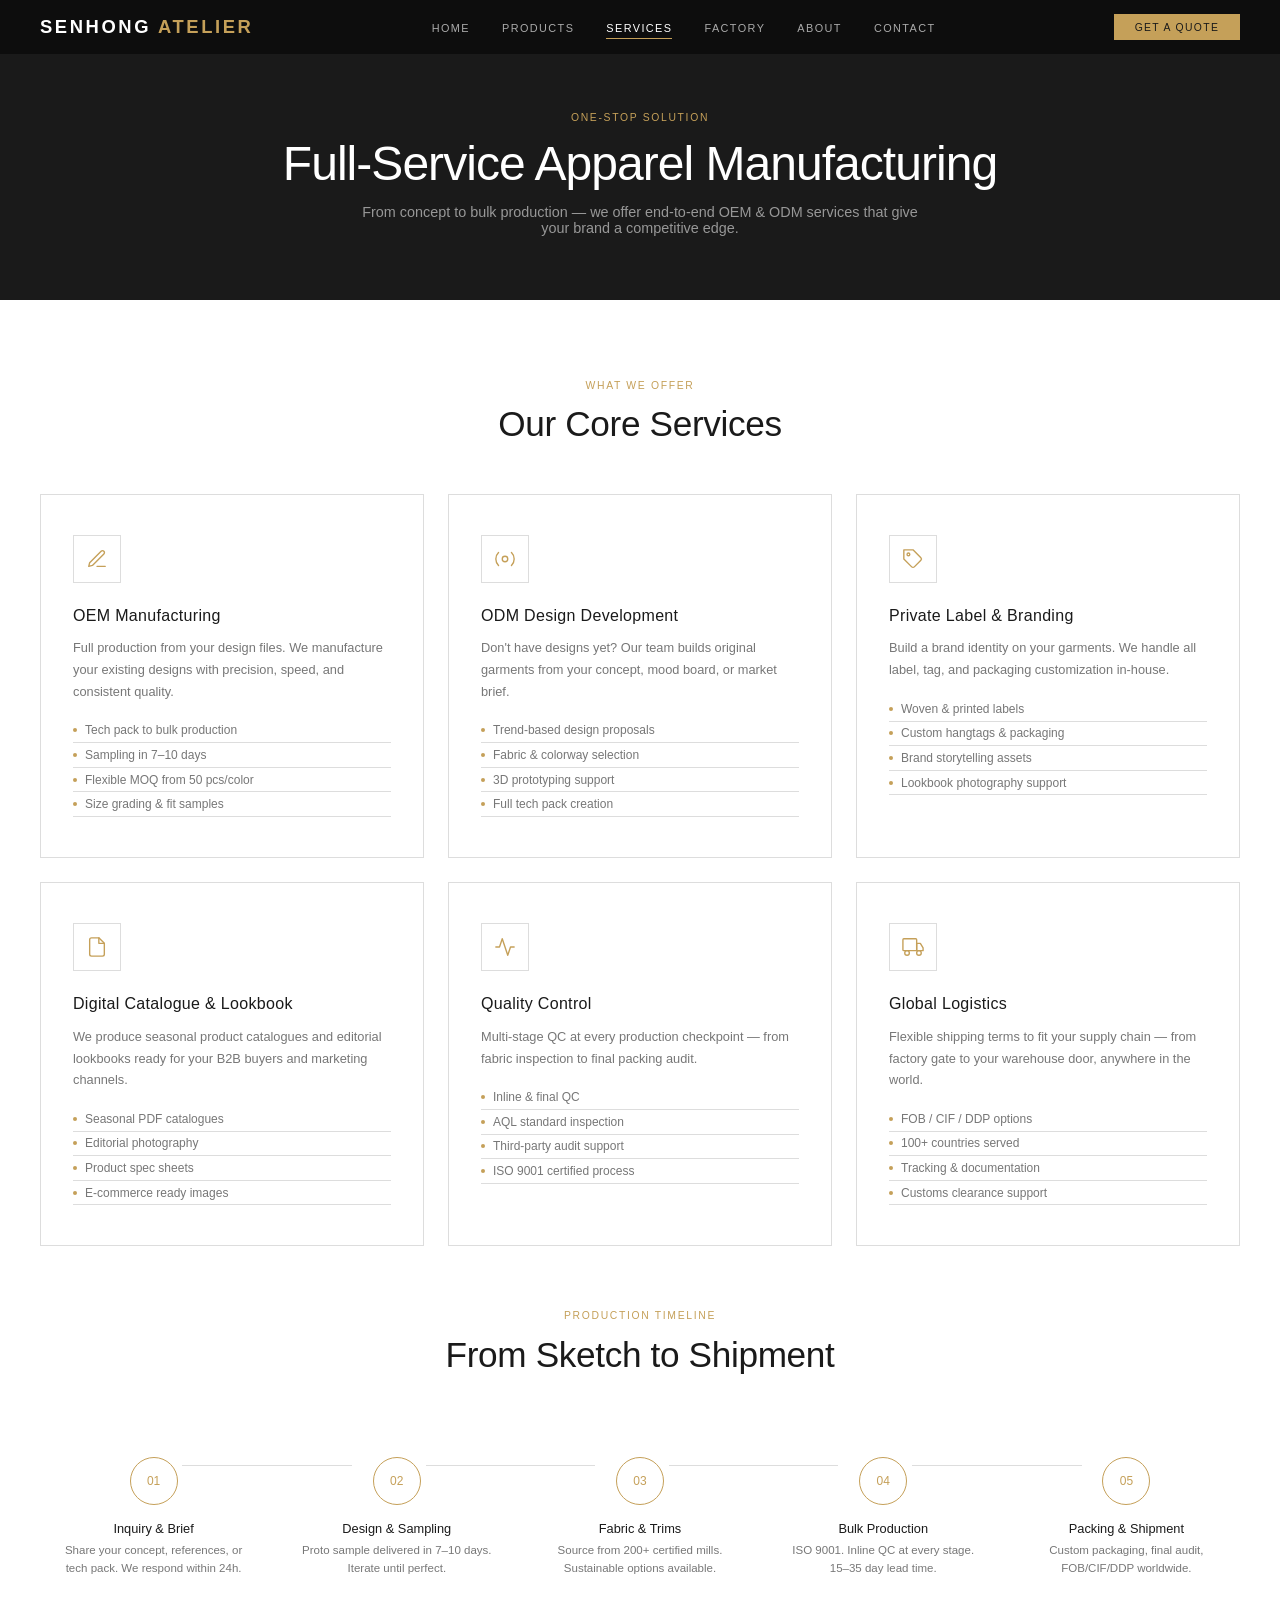
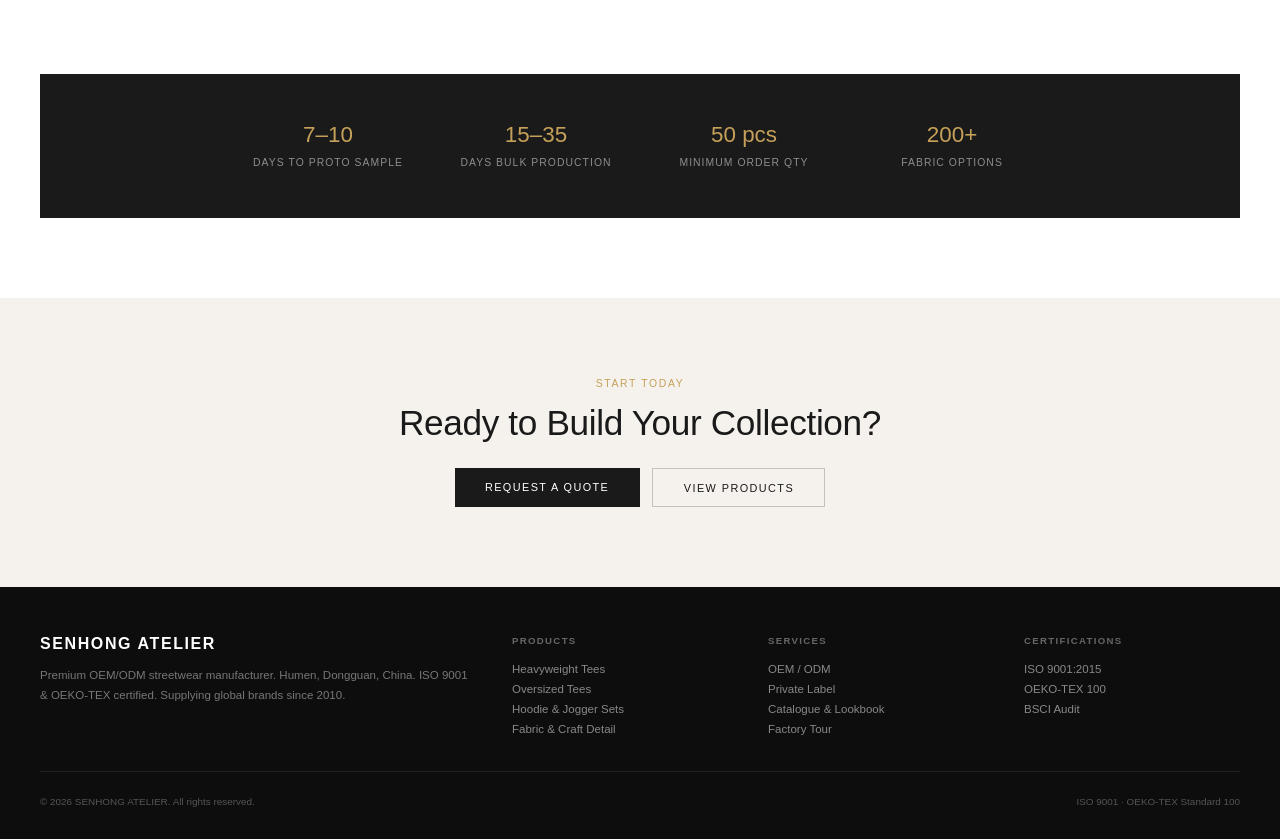
<file: services.html>
<!DOCTYPE html>
<html lang="en">
<head>
<meta charset="UTF-8"><meta name="viewport" content="width=device-width,initial-scale=1.0">
<title>Services — SENHONG ATELIER</title>
<link rel="stylesheet" href="css/style.css">
<link rel="icon" href="favicon.ico" sizes="any">
<link rel="icon" type="image/png" href="images/favicon-32.png">
<link rel="apple-touch-icon" href="images/apple-touch-icon.png">
<meta name="description" content="OEM and ODM services: design support, low MOQ sampling, fabric sourcing, printing, embroidery, washing and door-to-door export shipping.">
<link rel="canonical" href="https://senhongatelier.com/services.html">
<meta property="og:type" content="website">
<meta property="og:site_name" content="SENHONG ATELIER">
<meta property="og:title" content="Services — SENHONG ATELIER">
<meta property="og:description" content="OEM and ODM services: design support, low MOQ sampling, fabric sourcing, printing, embroidery, washing and door-to-door export shipping.">
<meta property="og:image" content="https://senhongatelier.com/images/og-share.webp">
<meta property="og:url" content="https://senhongatelier.com/services.html">
<meta name="twitter:card" content="summary_large_image">
<style>
.page-hero{padding:7rem 2.5rem 4rem;background:var(--dark);text-align:center}
.page-hero .eyebrow{color:var(--gold)}
.page-hero h1{font-size:clamp(2rem,4vw,3rem);font-weight:300;color:#fff;letter-spacing:-.02em;margin-bottom:.8rem}
.page-hero p{font-size:.9rem;color:rgba(255,255,255,.55);max-width:560px;margin:0 auto}

.svc-big-grid{display:grid;grid-template-columns:repeat(3,1fr);gap:1.5rem;margin-bottom:4rem}
.svc-big-card{border:1px solid var(--border);padding:2.5rem 2rem;transition:all .35s}
.svc-big-card:hover{border-color:var(--gold);transform:translateY(-4px);box-shadow:0 12px 36px rgba(0,0,0,.07)}
.svc-icon-wrap{width:3rem;height:3rem;border:1px solid var(--border);display:flex;align-items:center;justify-content:center;color:var(--gold);margin-bottom:1.5rem;transition:border-color .3s}
.svc-big-card:hover .svc-icon-wrap{border-color:var(--gold)}
.svc-big-card h3{font-size:1rem;font-weight:400;margin-bottom:.8rem;letter-spacing:.02em}
.svc-big-card p{font-size:.8rem;color:var(--gray);line-height:1.7;margin-bottom:1rem}
.svc-big-card ul{list-style:none;padding:0}
.svc-big-card ul li{font-size:.75rem;color:var(--gray);padding:.3rem 0;border-bottom:1px solid var(--border);display:flex;align-items:center;gap:.5rem}
.svc-big-card ul li::before{content:'';width:4px;height:4px;background:var(--gold);border-radius:50%;flex-shrink:0}

.process-timeline{display:grid;grid-template-columns:repeat(5,1fr);gap:1rem;position:relative;margin-bottom:4rem}
.proc-step{text-align:center;padding:2rem 1rem;position:relative}
.proc-step::after{content:'';position:absolute;top:2.5rem;left:calc(50% + 1.8rem);width:calc(100% - 3.6rem);height:1px;background:var(--border)}
.proc-step:last-child::after{display:none}
.proc-num{width:3rem;height:3rem;border-radius:50%;border:1px solid var(--gold);display:flex;align-items:center;justify-content:center;margin:0 auto 1rem;font-size:.75rem;color:var(--gold);font-weight:500;background:#fff}
.proc-step h4{font-size:.8rem;font-weight:500;margin-bottom:.4rem}
.proc-step p{font-size:.72rem;color:var(--gray);line-height:1.55}

.timeline-strip{background:var(--dark);padding:3rem 2.5rem;margin-top:3rem}
.timeline-inner{max-width:800px;margin:0 auto;display:grid;grid-template-columns:repeat(4,1fr);gap:2rem;text-align:center}
.tl-item strong{display:block;font-size:1.4rem;font-weight:300;color:var(--gold);margin-bottom:.3rem}
.tl-item span{font-size:.65rem;text-transform:uppercase;letter-spacing:.1em;color:rgba(255,255,255,.5)}

@media(max-width:1024px){.svc-big-grid{grid-template-columns:repeat(2,1fr)}.process-timeline{grid-template-columns:repeat(3,1fr)}.proc-step:nth-child(3)::after{display:none}}
@media(max-width:768px){.svc-big-grid{grid-template-columns:1fr}.process-timeline{grid-template-columns:1fr}.proc-step::after{display:none}.timeline-inner{grid-template-columns:repeat(2,1fr)}}
</style>
</head>
<body>
<nav class="nav">
  <a href="index.html" class="logo">SENHONG<span> ATELIER</span></a>
  <ul class="nav-menu">
    <li><a href="index.html">Home</a></li>
    <li><a href="products.html">Products</a></li>
    <li><a href="services.html" class="active">Services</a></li>
    <li><a href="factory.html">Factory</a></li>
    <li><a href="about.html">About</a></li>
    <li><a href="contact.html">Contact</a></li>
  </ul>
  <div class="nav-right"><a href="contact.html" class="btn-sm solid">Get a Quote</a></div>
  <button class="hamburger" id="hbg">&#9776;</button>
</nav>
<div class="mobile-overlay" id="mob">
  <button class="mobile-close" id="mobClose">&#10005;</button>
  <a href="index.html" onclick="closeMob()">Home</a><a href="products.html" onclick="closeMob()">Products</a>
  <a href="services.html" onclick="closeMob()">Services</a><a href="factory.html" onclick="closeMob()">Factory</a>
  <a href="about.html" onclick="closeMob()">About</a><a href="contact.html" onclick="closeMob()">Contact</a>
</div>

<div class="page-hero">
  <span class="eyebrow">One-Stop Solution</span>
  <h1>Full-Service Apparel Manufacturing</h1>
  <p>From concept to bulk production — we offer end-to-end OEM &amp; ODM services that give your brand a competitive edge.</p>
</div>

<section>
  <div class="container">
    <div class="sec-head rv"><span class="eyebrow">What We Offer</span><h2 class="sec-title">Our Core Services</h2></div>
    <div class="svc-big-grid">
      <div class="svc-big-card rv d1">
        <div class="svc-icon-wrap">
          <svg width="22" height="22" viewBox="0 0 24 24" fill="none" stroke="currentColor" stroke-width="1.5" stroke-linecap="round" stroke-linejoin="round"><path d="M12 20h9"/><path d="M16.5 3.5a2.121 2.121 0 0 1 3 3L7 19l-4 1 1-4L16.5 3.5z"/></svg>
        </div>
        <h3>OEM Manufacturing</h3>
        <p>Full production from your design files. We manufacture your existing designs with precision, speed, and consistent quality.</p>
        <ul>
          <li>Tech pack to bulk production</li><li>Sampling in 7–10 days</li>
          <li>Flexible MOQ from 50 pcs/color</li><li>Size grading &amp; fit samples</li>
        </ul>
      </div>
      <div class="svc-big-card rv d2">
        <div class="svc-icon-wrap">
          <svg width="22" height="22" viewBox="0 0 24 24" fill="none" stroke="currentColor" stroke-width="1.5" stroke-linecap="round" stroke-linejoin="round"><circle cx="12" cy="12" r="3"/><path d="M19.07 4.93a10 10 0 0 1 0 14.14M4.93 4.93a10 10 0 0 0 0 14.14"/></svg>
        </div>
        <h3>ODM Design Development</h3>
        <p>Don't have designs yet? Our team builds original garments from your concept, mood board, or market brief.</p>
        <ul>
          <li>Trend-based design proposals</li><li>Fabric &amp; colorway selection</li>
          <li>3D prototyping support</li><li>Full tech pack creation</li>
        </ul>
      </div>
      <div class="svc-big-card rv d3">
        <div class="svc-icon-wrap">
          <svg width="22" height="22" viewBox="0 0 24 24" fill="none" stroke="currentColor" stroke-width="1.5" stroke-linecap="round" stroke-linejoin="round"><path d="M20.59 13.41l-7.17 7.17a2 2 0 0 1-2.83 0L2 12V2h10l8.59 8.59a2 2 0 0 1 0 2.82z"/><circle cx="7" cy="7" r="1.5"/></svg>
        </div>
        <h3>Private Label &amp; Branding</h3>
        <p>Build a brand identity on your garments. We handle all label, tag, and packaging customization in-house.</p>
        <ul>
          <li>Woven &amp; printed labels</li><li>Custom hangtags &amp; packaging</li>
          <li>Brand storytelling assets</li><li>Lookbook photography support</li>
        </ul>
      </div>
      <div class="svc-big-card rv d4">
        <div class="svc-icon-wrap">
          <svg width="22" height="22" viewBox="0 0 24 24" fill="none" stroke="currentColor" stroke-width="1.5" stroke-linecap="round" stroke-linejoin="round"><path d="M14 2H6a2 2 0 0 0-2 2v16a2 2 0 0 0 2 2h12a2 2 0 0 0 2-2V8z"/><polyline points="14 2 14 8 20 8"/></svg>
        </div>
        <h3>Digital Catalogue &amp; Lookbook</h3>
        <p>We produce seasonal product catalogues and editorial lookbooks ready for your B2B buyers and marketing channels.</p>
        <ul>
          <li>Seasonal PDF catalogues</li><li>Editorial photography</li>
          <li>Product spec sheets</li><li>E-commerce ready images</li>
        </ul>
      </div>
      <div class="svc-big-card rv d5">
        <div class="svc-icon-wrap">
          <svg width="22" height="22" viewBox="0 0 24 24" fill="none" stroke="currentColor" stroke-width="1.5" stroke-linecap="round" stroke-linejoin="round"><polyline points="22 12 18 12 15 21 9 3 6 12 2 12"/></svg>
        </div>
        <h3>Quality Control</h3>
        <p>Multi-stage QC at every production checkpoint — from fabric inspection to final packing audit.</p>
        <ul>
          <li>Inline &amp; final QC</li><li>AQL standard inspection</li>
          <li>Third-party audit support</li><li>ISO 9001 certified process</li>
        </ul>
      </div>
      <div class="svc-big-card rv d6">
        <div class="svc-icon-wrap">
          <svg width="22" height="22" viewBox="0 0 24 24" fill="none" stroke="currentColor" stroke-width="1.5" stroke-linecap="round" stroke-linejoin="round"><rect x="1" y="3" width="15" height="13" rx="1"/><path d="M16 8h4l3 5v3h-7V8z"/><circle cx="5.5" cy="18.5" r="2.5"/><circle cx="18.5" cy="18.5" r="2.5"/></svg>
        </div>
        <h3>Global Logistics</h3>
        <p>Flexible shipping terms to fit your supply chain — from factory gate to your warehouse door, anywhere in the world.</p>
        <ul>
          <li>FOB / CIF / DDP options</li><li>100+ countries served</li>
          <li>Tracking &amp; documentation</li><li>Customs clearance support</li>
        </ul>
      </div>
    </div>

    <div class="sec-head rv" style="margin-top:1rem"><span class="eyebrow">Production Timeline</span><h2 class="sec-title">From Sketch to Shipment</h2></div>
    <div class="process-timeline">
      <div class="proc-step rv d1"><div class="proc-num">01</div><h4>Inquiry &amp; Brief</h4><p>Share your concept, references, or tech pack. We respond within 24h.</p></div>
      <div class="proc-step rv d2"><div class="proc-num">02</div><h4>Design &amp; Sampling</h4><p>Proto sample delivered in 7–10 days. Iterate until perfect.</p></div>
      <div class="proc-step rv d3"><div class="proc-num">03</div><h4>Fabric &amp; Trims</h4><p>Source from 200+ certified mills. Sustainable options available.</p></div>
      <div class="proc-step rv d4"><div class="proc-num">04</div><h4>Bulk Production</h4><p>ISO 9001. Inline QC at every stage. 15–35 day lead time.</p></div>
      <div class="proc-step rv d5"><div class="proc-num">05</div><h4>Packing &amp; Shipment</h4><p>Custom packaging, final audit, FOB/CIF/DDP worldwide.</p></div>
    </div>
  </div>

  <div class="timeline-strip rv">
    <div class="timeline-inner">
      <div class="tl-item"><strong>7–10</strong><span>Days to Proto Sample</span></div>
      <div class="tl-item"><strong>15–35</strong><span>Days Bulk Production</span></div>
      <div class="tl-item"><strong>50 pcs</strong><span>Minimum Order Qty</span></div>
      <div class="tl-item"><strong>200+</strong><span>Fabric Options</span></div>
    </div>
  </div>
</section>

<section style="text-align:center;background:var(--cream)">
  <div class="container" style="max-width:560px"><div class="rv">
    <span class="eyebrow">Start Today</span>
    <h2 class="sec-title" style="margin-bottom:1.5rem">Ready to Build Your Collection?</h2>
    <div style="display:flex;gap:.8rem;justify-content:center;flex-wrap:wrap">
      <a href="contact.html" class="btn-dark">Request a Quote</a>
      <a href="products.html" style="border:1px solid rgba(0,0,0,.2);color:var(--text);padding:.78rem 1.9rem;font-size:.68rem;text-transform:uppercase;letter-spacing:.13em;text-decoration:none;transition:all .28s;display:inline-block">View Products</a>
    </div>
  </div></div>
</section>

<footer style="background:#0D0D0D;color:#fff;padding:3rem 2.5rem 2rem">
  <div style="max-width:1280px;margin:0 auto;display:grid;grid-template-columns:2fr 1fr 1fr 1fr;gap:2.5rem">
    <div><h3 style="font-size:1rem;font-weight:700;letter-spacing:.1em;margin-bottom:.8rem">SENHONG<span style="color:var(--gold)"> ATELIER</span></h3><p style="font-size:.72rem;color:#777;line-height:1.7">Premium OEM/ODM apparel manufacturer. Humen, Dongguan, China.</p></div>
    <div><h4 style="font-size:.6rem;text-transform:uppercase;letter-spacing:.14em;color:#666;margin-bottom:.8rem">Products</h4><a href="products.html" style="display:block;color:#888;text-decoration:none;font-size:.72rem;padding:.25rem 0">Heavyweight Tees</a><a href="products.html" style="display:block;color:#888;text-decoration:none;font-size:.72rem;padding:.25rem 0">Oversized Tees</a><a href="products.html" style="display:block;color:#888;text-decoration:none;font-size:.72rem;padding:.25rem 0">Hoodie &amp; Jogger Sets</a><a href="products.html" style="display:block;color:#888;text-decoration:none;font-size:.72rem;padding:.25rem 0">Fabric &amp; Craft Detail</a></div>
    <div><h4 style="font-size:.6rem;text-transform:uppercase;letter-spacing:.14em;color:#666;margin-bottom:.8rem">Services</h4><a href="services.html" style="display:block;color:#888;text-decoration:none;font-size:.72rem;padding:.25rem 0">OEM / ODM</a><a href="services.html" style="display:block;color:#888;text-decoration:none;font-size:.72rem;padding:.25rem 0">Private Label</a><a href="services.html" style="display:block;color:#888;text-decoration:none;font-size:.72rem;padding:.25rem 0">Catalogue &amp; Lookbook</a><a href="factory.html" style="display:block;color:#888;text-decoration:none;font-size:.72rem;padding:.25rem 0">Factory Tour</a></div>
    <div><h4 style="font-size:.6rem;text-transform:uppercase;letter-spacing:.14em;color:#666;margin-bottom:.8rem">Certifications</h4><a href="#" style="display:block;color:#888;text-decoration:none;font-size:.72rem;padding:.25rem 0">ISO 9001:2015</a><a href="#" style="display:block;color:#888;text-decoration:none;font-size:.72rem;padding:.25rem 0">OEKO-TEX 100</a><a href="#" style="display:block;color:#888;text-decoration:none;font-size:.72rem;padding:.25rem 0">BSCI Audit</a></div>
  </div>
  <div style="max-width:1280px;margin:2rem auto 0;padding-top:1.5rem;border-top:1px solid #222;display:flex;justify-content:space-between"><span style="font-size:.62rem;color:#555">&copy; 2026 SENHONG ATELIER. All rights reserved.</span><span style="font-size:.62rem;color:#555">ISO 9001 &middot; OEKO-TEX Standard 100</span></div>
</footer>
<script src="js/main.js"></script>
<script src="data/site-data.js"></script>
<script src="js/site-render.js"></script>
</body>
</html>
</file>
<file: css/style.css>
*,*::before,*::after{margin:0;padding:0;box-sizing:border-box}
:root{--white:#fff;--cream:#F5F2ED;--sand:#E8E3D8;--text:#1a1a1a;--gray:#777;--border:#ddd;--black:#0D0D0D;--dark:#1a1a1a;--gold:#C5A059;--gold-light:#D4AD68}
html{scroll-behavior:smooth}
body{font-family:'Helvetica Neue',Helvetica,Arial,sans-serif;background:#fff;color:var(--text);-webkit-font-smoothing:antialiased;overflow-x:hidden}

/* ── NAV ── */
.nav{position:fixed;top:0;left:0;right:0;z-index:100;padding:.9rem 2.5rem;display:flex;align-items:center;justify-content:space-between;background:rgba(13,13,13,.95);backdrop-filter:blur(18px);-webkit-backdrop-filter:blur(18px)}
.logo{font-size:1.15rem;font-weight:700;letter-spacing:.14em;color:#fff;text-decoration:none}
.logo span{color:var(--gold)}
.nav-menu{display:flex;gap:2rem;list-style:none}
.nav-menu a{font-size:.68rem;text-transform:uppercase;letter-spacing:.13em;color:rgba(255,255,255,.65);text-decoration:none;transition:color .25s;position:relative}
.nav-menu a::after{content:'';position:absolute;bottom:-5px;left:0;width:0;height:1px;background:var(--gold);transition:width .3s}
.nav-menu a:hover,.nav-menu a.active{color:#fff}.nav-menu a:hover::after,.nav-menu a.active::after{width:100%}
.nav-right{display:flex;gap:.8rem;align-items:center}
.btn-sm{font-size:.65rem;text-transform:uppercase;letter-spacing:.13em;padding:.45rem 1.3rem;text-decoration:none;transition:all .25s;display:inline-block}
.btn-sm.solid{background:var(--gold);color:var(--dark)}.btn-sm.solid:hover{background:var(--gold-light)}
.btn-sm.ghost{border:1px solid rgba(255,255,255,.3);color:#fff}.btn-sm.ghost:hover{border-color:#fff}
.hamburger{display:none;background:none;border:none;font-size:1.4rem;cursor:pointer;color:#fff}
.mobile-overlay{position:fixed;inset:0;background:var(--dark);z-index:200;display:flex;flex-direction:column;align-items:center;justify-content:center;gap:2rem;opacity:0;pointer-events:none;transition:opacity .3s}
.mobile-overlay.open{opacity:1;pointer-events:auto}
.mobile-overlay a{font-size:1.4rem;font-weight:300;text-decoration:none;color:#fff;letter-spacing:.04em}
.mobile-close{position:absolute;top:1.5rem;right:2rem;font-size:1.8rem;background:none;border:none;cursor:pointer;color:#fff}

/* ── SECTIONS ── */
section{padding:5rem 2.5rem}
section.no-pad{padding:0}
.container{max-width:1280px;margin:0 auto}
.sec-head{text-align:center;margin-bottom:3rem}
.eyebrow{font-size:.65rem;text-transform:uppercase;letter-spacing:.16em;color:var(--gold);margin-bottom:.8rem;display:block;font-weight:500}
.sec-title{font-size:clamp(1.6rem,3.5vw,2.2rem);font-weight:300;letter-spacing:-.01em;line-height:1.2}

/* ── HERO BANNER ── */
.hero{position:relative;height:82vh;min-height:560px;max-height:780px;display:flex;align-items:flex-end;overflow:hidden}
.hero-bg{position:absolute;inset:0;background-size:cover;background-position:center 25%;animation:heroSlowZoom 18s ease-out forwards}
@keyframes heroSlowZoom{from{transform:scale(1.06)}to{transform:scale(1)}}
.hero-overlay{position:absolute;inset:0;
  background:linear-gradient(105deg,rgba(0,0,0,.72) 0%,rgba(0,0,0,.38) 55%,rgba(0,0,0,.08) 100%)}
.hero-content{position:relative;z-index:2;padding:0 4rem 4.5rem;max-width:640px}
.hero-badge{display:inline-block;font-size:.6rem;text-transform:uppercase;letter-spacing:.22em;color:var(--gold);margin-bottom:.5rem;font-weight:500}
.hero-badge2{font-size:.68rem;text-transform:uppercase;letter-spacing:.12em;color:rgba(255,255,255,.7);margin-bottom:1.8rem;display:block}
.hero-h1{font-size:clamp(2.2rem,4.5vw,3.6rem);font-weight:300;line-height:1.12;color:#fff;margin-bottom:1rem;letter-spacing:-.02em}
.hero-h1 em{font-style:italic;font-weight:200;color:var(--gold-light)}
.hero-desc{font-size:.85rem;color:rgba(255,255,255,.7);line-height:1.75;max-width:420px;margin-bottom:2rem}
.hero-stats{display:flex;gap:2rem;margin-bottom:2.2rem;flex-wrap:wrap}
.hero-stat{display:flex;align-items:center;gap:.7rem}
.stat-icon{width:2.2rem;height:2.2rem;border-radius:50%;border:1px solid rgba(255,255,255,.18);display:flex;align-items:center;justify-content:center;color:var(--gold);flex-shrink:0}
.stat-icon svg{display:block}
.hero-stat div strong{display:block;font-size:.8rem;color:#fff;font-weight:400;letter-spacing:.01em}
.hero-stat div span{font-size:.58rem;color:rgba(255,255,255,.45);text-transform:uppercase;letter-spacing:.1em}
.hero-btns{display:flex;gap:.8rem;flex-wrap:wrap}
.btn-gold{background:var(--gold);color:var(--dark);padding:.78rem 1.9rem;font-size:.7rem;text-transform:uppercase;letter-spacing:.12em;text-decoration:none;transition:all .25s;font-weight:500;display:inline-block}
.btn-gold:hover{background:var(--gold-light);transform:translateY(-1px)}
.btn-outline-gold{border:1px solid rgba(255,255,255,.3);color:#fff;padding:.78rem 1.9rem;font-size:.7rem;text-transform:uppercase;letter-spacing:.12em;text-decoration:none;transition:all .25s;display:inline-block}
.btn-outline-gold:hover{border-color:var(--gold);color:var(--gold)}

/* ── SERVICE BAR ── */
.svc-bar{background:var(--dark);border-top:1px solid rgba(255,255,255,.07);padding:2rem 2.5rem}
.svc-grid{max-width:1280px;margin:0 auto;display:grid;grid-template-columns:repeat(4,1fr);gap:2.5rem}
.svc-item{display:flex;align-items:flex-start;gap:1rem}
.svc-icon{width:2.8rem;height:2.8rem;border-radius:8px;border:1px solid rgba(255,255,255,.08);background:rgba(255,255,255,.03);display:flex;align-items:center;justify-content:center;color:var(--gold);flex-shrink:0}
.svc-icon svg{display:block}
.svc-item h4{font-size:.72rem;font-weight:500;color:#fff;margin-bottom:.25rem;text-transform:uppercase;letter-spacing:.08em}
.svc-item p{font-size:.62rem;color:rgba(255,255,255,.4);line-height:1.55}

/* ── STATS ROW ── */
.stats-full{background:var(--cream);padding:2.5rem 0}
.stats-full .container{display:grid;grid-template-columns:repeat(4,1fr);text-align:center;gap:1rem}
.stat-n{font-size:1.8rem;font-weight:300;letter-spacing:-.01em;color:var(--text)}
.stat-l{font-size:.6rem;text-transform:uppercase;letter-spacing:.14em;color:var(--gray);margin-top:.3rem}

/* ── CATEGORIES ── */
.cat-grid2{display:grid;grid-template-columns:repeat(3,1fr);gap:1rem}
.cat-card{position:relative;overflow:hidden;text-decoration:none;color:inherit;display:block;aspect-ratio:3/4;background:var(--sand);transition:transform .4s cubic-bezier(.25,.1,.25,1)}
.cat-card:hover{transform:translateY(-4px)}
.cat-card img{width:100%;height:100%;object-fit:cover;transition:transform 1s cubic-bezier(.25,.1,.25,1)}
.cat-card:hover img{transform:scale(1.06)}
.cat-card .cat-label{position:absolute;bottom:1.5rem;left:1.5rem;z-index:2}
.cat-card .cat-label h3{font-size:1.2rem;font-weight:300;color:#fff;text-shadow:0 1px 6px rgba(0,0,0,.4)}
.cat-card .cat-label span{display:inline-block;margin-top:.4rem;font-size:.58rem;text-transform:uppercase;letter-spacing:.14em;color:rgba(255,255,255,.8);border-bottom:1px solid rgba(255,255,255,.4);padding-bottom:.15rem}
.cat-card .cat-overlay{position:absolute;inset:0;background:linear-gradient(to top,rgba(0,0,0,.45),transparent 45%);transition:opacity .4s}
.cat-card:hover .cat-overlay{opacity:.5}

/* ── PRODUCT GRID ── */
.prod-grid{display:grid;grid-template-columns:repeat(3,1fr);gap:1.2rem}
.prod-card{text-decoration:none;color:inherit;display:block;transition:transform .3s}
.prod-card:hover{transform:translateY(-3px)}
.prod-img-wrap{position:relative;overflow:hidden;aspect-ratio:3/4;background:var(--sand)}
.prod-img{width:100%;height:100%;object-fit:cover;transition:transform .8s cubic-bezier(.25,.1,.25,1)}
.prod-card:hover .prod-img{transform:scale(1.05)}
.prod-info{padding:.8rem 0 0}
.prod-info h4{font-size:.85rem;font-weight:400;margin-bottom:.15rem}
.prod-cat{font-size:.62rem;text-transform:uppercase;letter-spacing:.1em;color:var(--gray)}
.prod-moq{display:inline-block;margin-top:.5rem;font-size:.58rem;border:1px solid var(--border);padding:.18rem .55rem;color:var(--gray);letter-spacing:.06em}

/* ── ABOUT SPLIT ── */
.about-split{display:grid;grid-template-columns:1fr 1fr;gap:3rem;align-items:center}
.about-img{aspect-ratio:4/5;background-size:cover;background-position:center}
.about-copy h2{font-size:2rem;font-weight:300;letter-spacing:-.01em;margin-bottom:1.2rem}
.about-copy p{font-size:.88rem;color:var(--gray);line-height:1.8;margin-bottom:1.8rem}
.btn-dark{background:var(--dark);color:#fff;padding:.78rem 1.9rem;font-size:.68rem;text-transform:uppercase;letter-spacing:.13em;text-decoration:none;display:inline-block;transition:all .28s}
.btn-dark:hover{background:#333;transform:translateY(-1px)}

/* ── CAPABILITIES ── */
.cap-grid{display:grid;grid-template-columns:repeat(3,1fr);gap:1px;background:var(--border)}
.cap-item{background:#fff;padding:2.2rem 1.8rem;text-align:center;transition:background .3s}
.cap-item:hover{background:var(--cream)}
.cap-num{font-size:1.6rem;font-weight:200;letter-spacing:-.02em;margin-bottom:.4rem;color:var(--gold)}
.cap-item h4{font-size:.82rem;font-weight:500;margin-bottom:.4rem;letter-spacing:.03em}
.cap-item p{font-size:.75rem;color:var(--gray);line-height:1.65}

/* ── PROCESS ── */
.process-row{display:grid;grid-template-columns:repeat(5,1fr);gap:1rem}
.proc-item{text-align:center;padding:2rem .8rem;transition:transform .3s}
.proc-item:hover{transform:translateY(-3px)}
.proc-num{font-size:1.5rem;font-weight:200;color:var(--border);margin-bottom:.6rem;transition:color .3s}
.proc-item:hover .proc-num{color:var(--gold)}
.proc-item h4{font-size:.8rem;font-weight:500;margin-bottom:.3rem}
.proc-item p{font-size:.7rem;color:var(--gray);line-height:1.5}

/* ── CONTACT ── */
.inq-grid{display:grid;grid-template-columns:1fr 1fr;gap:4rem;align-items:start}
.contact-block{border-top:1px solid var(--border)}
.contact-item{display:flex;gap:.8rem;padding:.8rem 0;border-bottom:1px solid var(--border)}
.contact-item .lbl{font-size:.6rem;text-transform:uppercase;letter-spacing:.12em;color:var(--gray);width:85px;flex-shrink:0;margin-top:.15rem}
.contact-item .val{font-size:.8rem;color:var(--text);line-height:1.5}
.form-box{background:var(--cream);padding:2.5rem}
.fg{margin-bottom:.9rem}
.fg label{display:block;font-size:.6rem;text-transform:uppercase;letter-spacing:.13em;color:var(--gray);margin-bottom:.3rem}
.fg input,.fg select,.fg textarea{width:100%;padding:.65rem .8rem;border:1px solid var(--border);background:#fff;font-size:.8rem;font-family:inherit;color:var(--text);transition:border-color .25s}
.fg :focus{outline:none;border-color:var(--gold)}
.fg textarea{min-height:120px;resize:vertical}
.fg-row{display:grid;grid-template-columns:1fr 1fr;gap:.7rem}
.btn-submit{width:100%;background:var(--gold);color:var(--dark);border:none;padding:.8rem;font-size:.68rem;text-transform:uppercase;letter-spacing:.13em;cursor:pointer;transition:background .25s;font-weight:500}
.btn-submit:hover{background:var(--gold-light)}

/* ── FOOTER ── */
footer{background:var(--dark);color:#fff;padding:4rem 2.5rem 2rem}
.ft-grid{display:grid;grid-template-columns:2fr 1fr 1fr 1fr;gap:3rem;max-width:1280px;margin:0 auto 3rem}
.ft-brand h3{font-size:1.05rem;font-weight:700;letter-spacing:.14em;margin-bottom:1rem}
.ft-brand h3 span{color:var(--gold)}
.ft-brand p{font-size:.72rem;color:#777;line-height:1.7;max-width:280px}
.ft-col h4{font-size:.6rem;text-transform:uppercase;letter-spacing:.15em;color:#666;margin-bottom:.8rem}
.ft-col a{display:block;color:#888;text-decoration:none;font-size:.72rem;padding:.25rem 0;transition:color .25s}
.ft-col a:hover{color:var(--gold)}
.ft-bot{max-width:1280px;margin:0 auto;padding-top:2rem;border-top:1px solid #222;display:flex;justify-content:space-between}
.ft-bot span{font-size:.62rem;color:#555}

/* ── REVEAL ── */
.rv{opacity:0;transform:translateY(20px);transition:opacity .7s cubic-bezier(.22,.1,.22,1),transform .7s cubic-bezier(.22,.1,.22,1)}
.rv.on{opacity:1;transform:none}
.rvl{opacity:0;transform:translateX(-20px);transition:opacity .7s cubic-bezier(.22,.1,.22,1),transform .7s cubic-bezier(.22,.1,.22,1)}
.rvl.on{opacity:1;transform:none}
.rvr{opacity:0;transform:translateX(20px);transition:opacity .7s cubic-bezier(.22,.1,.22,1),transform .7s cubic-bezier(.22,.1,.22,1)}
.rvr.on{opacity:1;transform:none}
.d1{transition-delay:.06s}.d2{transition-delay:.12s}.d3{transition-delay:.18s}.d4{transition-delay:.24s}.d5{transition-delay:.3s}.d6{transition-delay:.36s}

@media(max-width:1024px){.prod-grid{grid-template-columns:repeat(2,1fr)}.process-row{grid-template-columns:repeat(3,1fr)}}
@media(max-width:768px){
  .nav-menu,.nav-right{display:none}.hamburger{display:block}
  section{padding:3rem 1.2rem}
  .hero{min-height:500px}
  .hero-content{padding:0 1.5rem 3rem}
  .svc-grid{grid-template-columns:repeat(2,1fr);gap:1.5rem}
  .cat-grid2{grid-template-columns:1fr}
  .prod-grid{grid-template-columns:1fr 1fr;gap:.8rem}
  .about-split{grid-template-columns:1fr}.about-img{min-height:350px}
  .process-row{grid-template-columns:1fr 1fr}
  .inq-grid{grid-template-columns:1fr;gap:2rem}
  .stats-full .container{grid-template-columns:repeat(2,1fr)}
  .ft-grid{grid-template-columns:1fr 1fr;gap:2rem}
}

/* ── MOBILE POLISH & SAFETY ── */
.logo{white-space:nowrap}
img,svg{max-width:100%}
@media(max-width:768px){
  .container{padding-left:1.2rem;padding-right:1.2rem}
  .ft-brand p{max-width:none}
  .ft-grid{gap:1.6rem}
  p,h1,h2,h3,h4,li,a{overflow-wrap:break-word}
}
@media(max-width:480px){
  .ft-grid{grid-template-columns:1fr}
}
</file>
